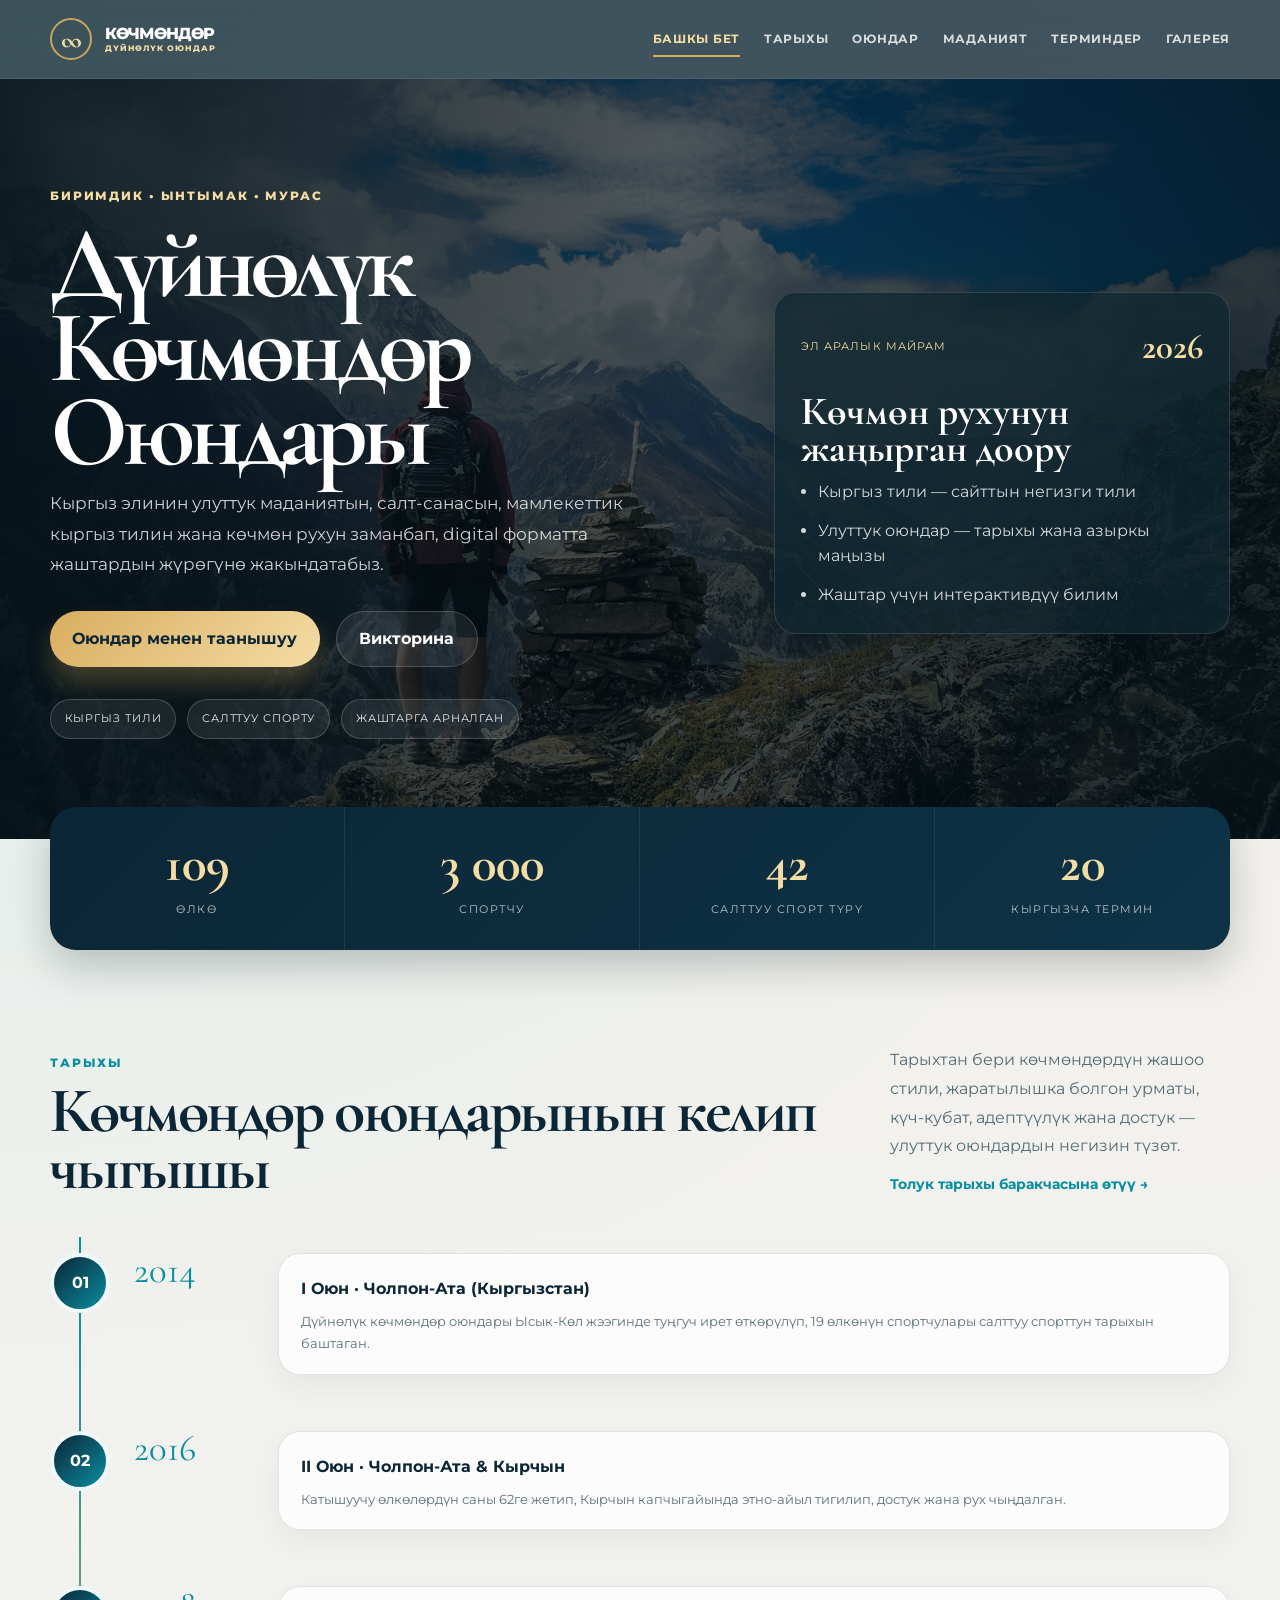
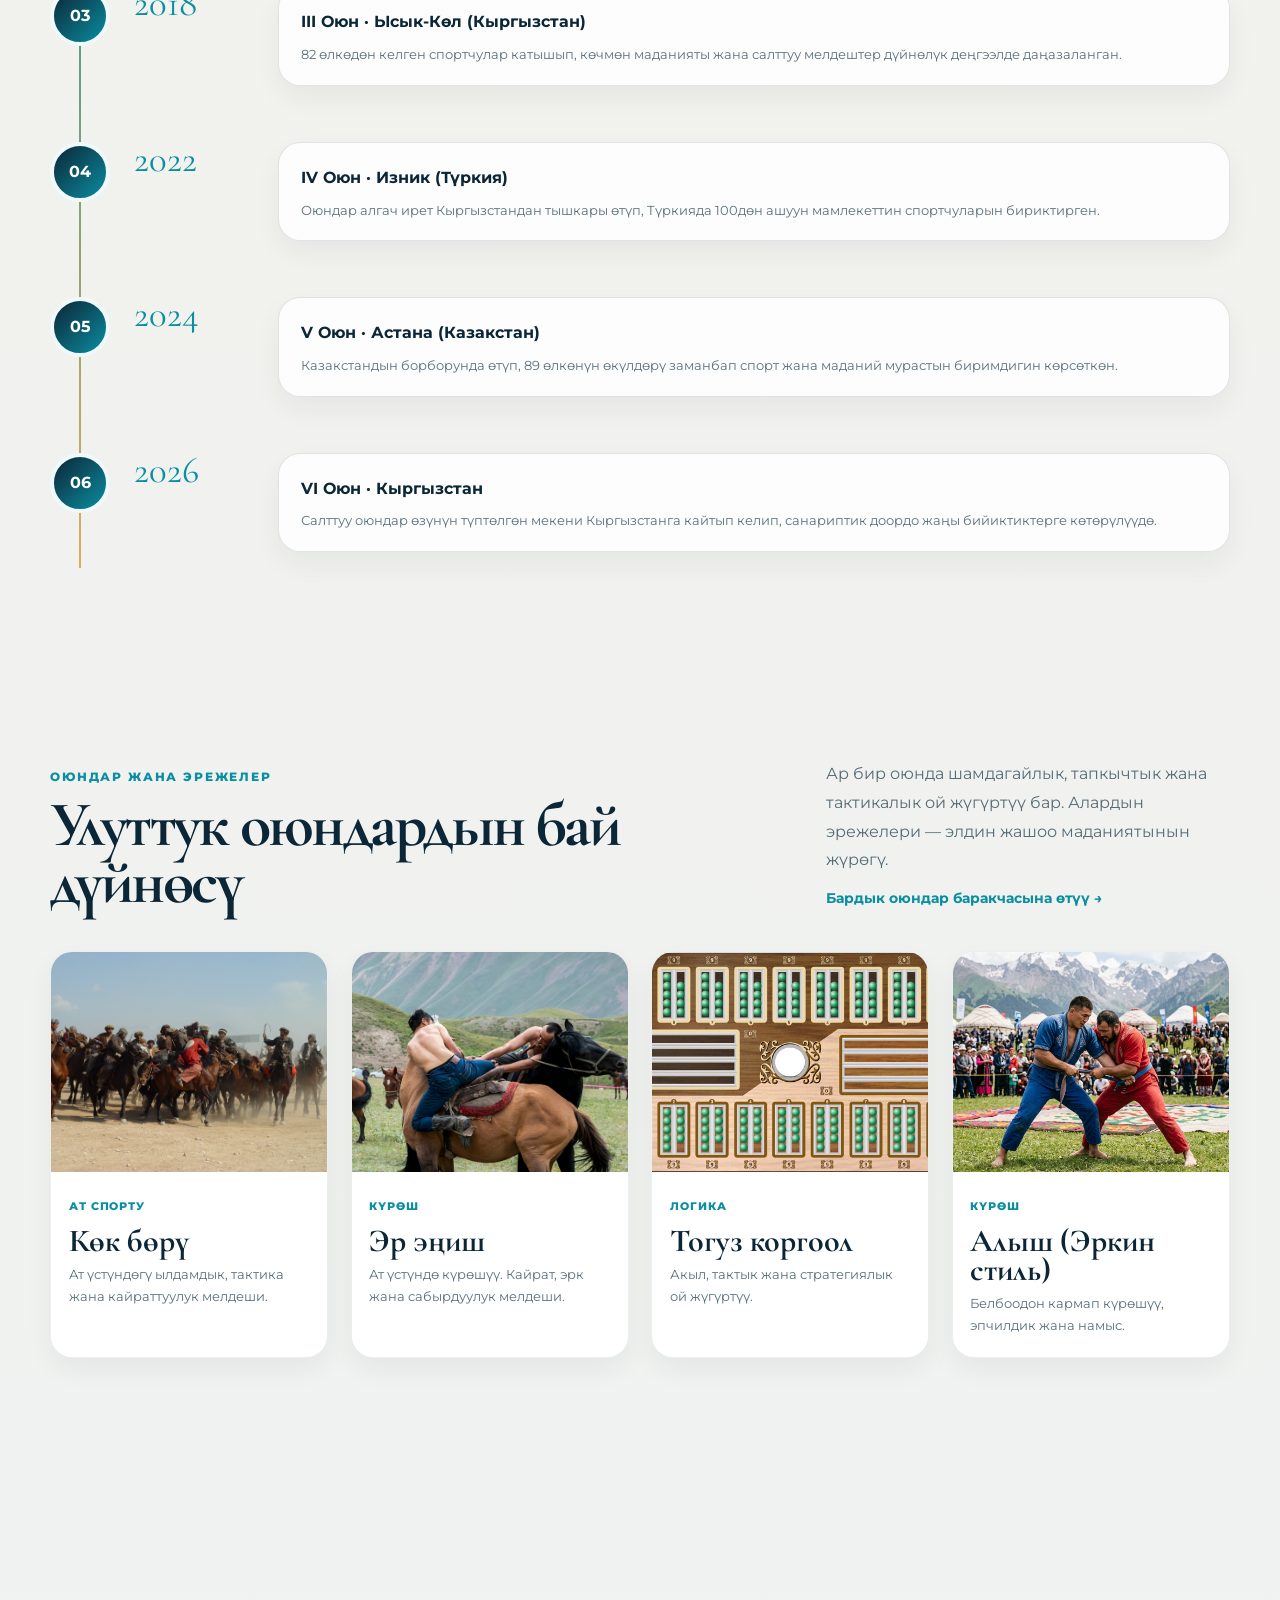
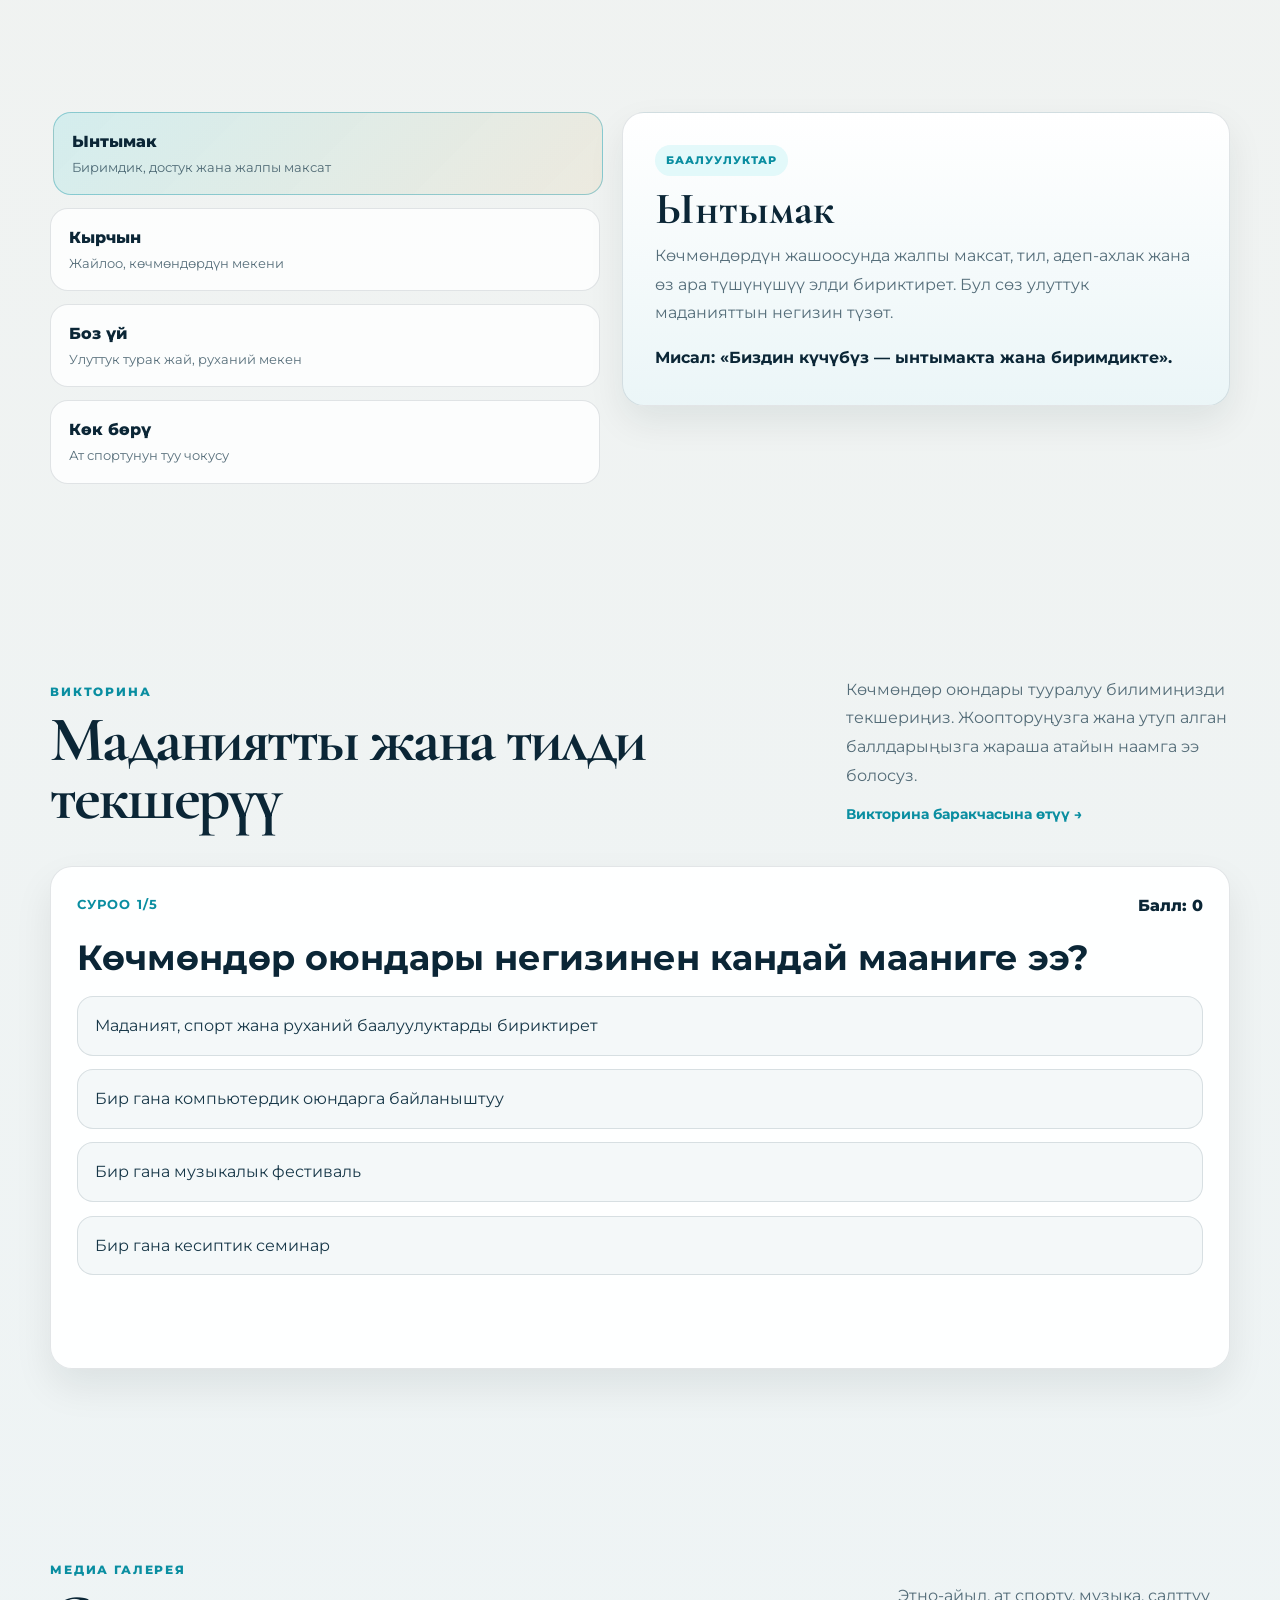
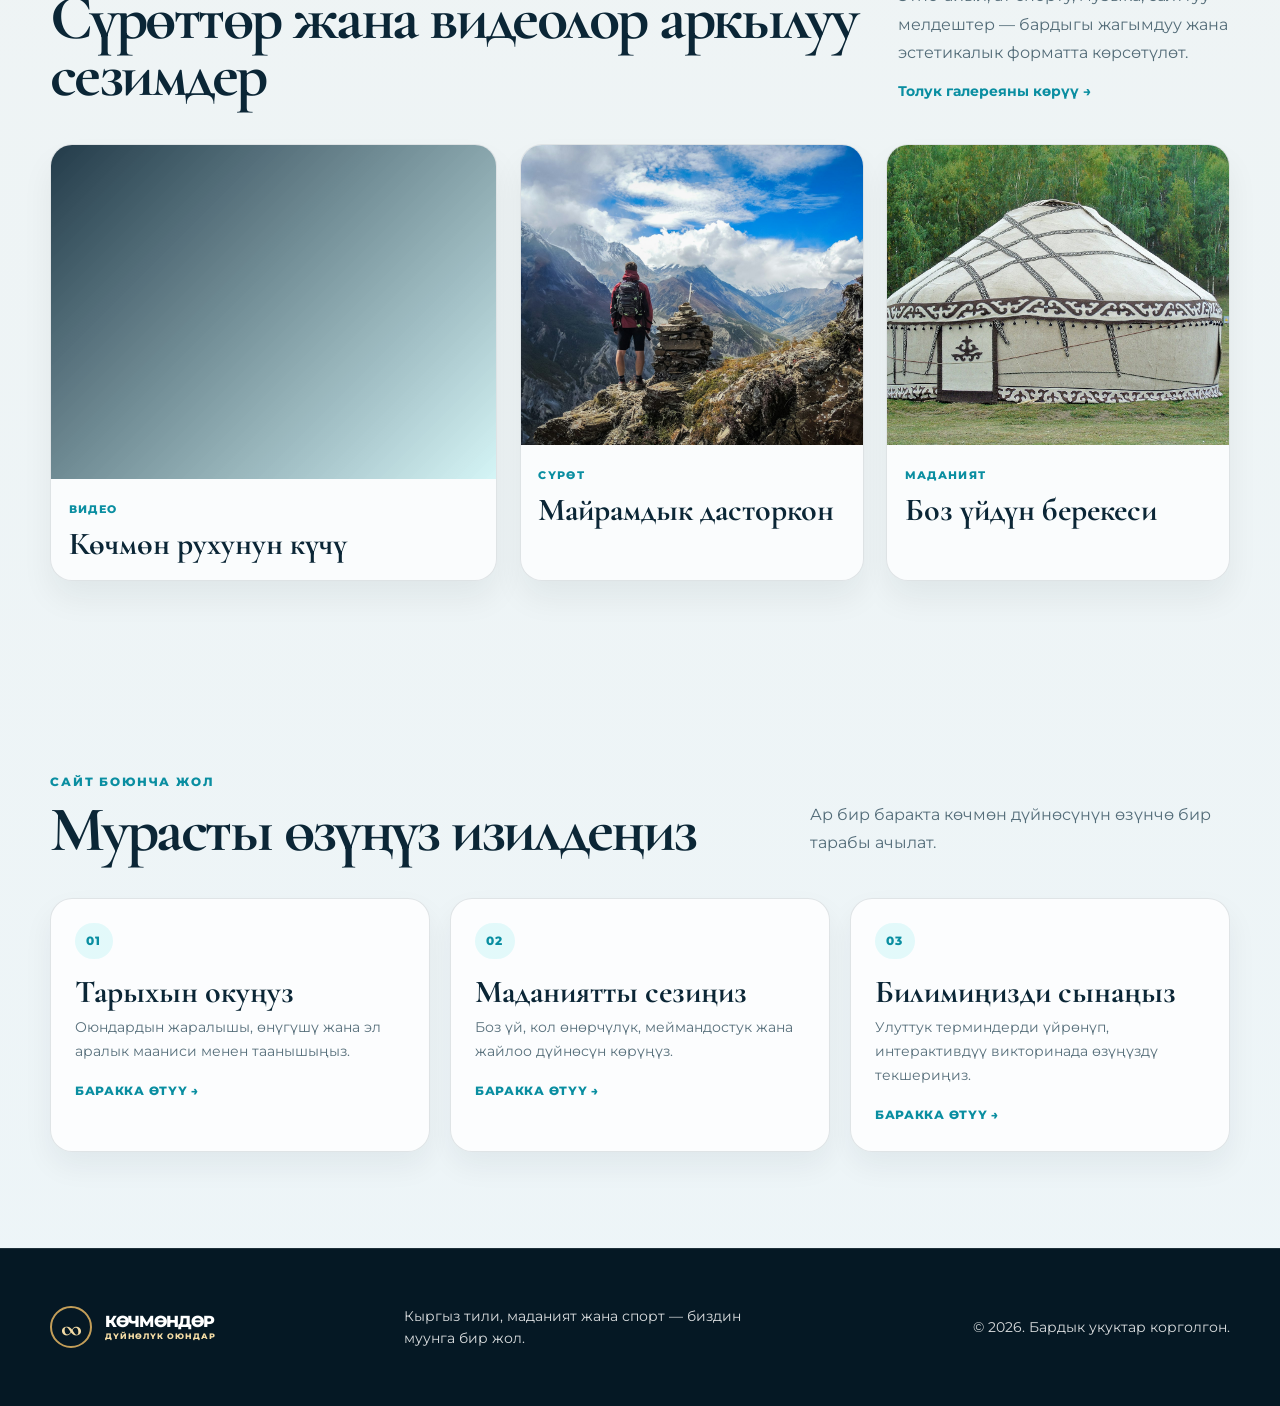
<file: index.html>
<!doctype html>
<html lang="ky">
  <head>
    <meta charset="UTF-8" />
    <meta name="viewport" content="width=device-width, initial-scale=1.0" />
    <meta
      name="description"
      content="Дүйнөлүк көчмөндөр оюндары – Кыргызстандын улуттук маданияты, салттуу оюндар жана жаштар үчүн интерактивдүү маалымат порталы."
    />
    <title>Дүйнөлүк Көчмөндөр Оюндары</title>
    <link rel="preconnect" href="https://fonts.googleapis.com" />
    <link rel="preconnect" href="https://fonts.gstatic.com" crossorigin />
    <link
      href="https://fonts.googleapis.com/css2?family=Cormorant+Garamond:wght@600;700&family=Montserrat:wght@400;500;600;700;800;900&display=swap"
      rel="stylesheet"
    />
    <link rel="stylesheet" href="css/style.css" />
  </head>
  <body>
    <header class="site-header">
      <div class="container nav-wrap">
        <a class="brand" href="index.html" aria-label="Башкы бет">
          <span class="brand-mark">∞</span>
          <span class="brand-text">
            КӨЧМӨНДӨР
            <small>ДҮЙНӨЛҮК ОЮНДАР</small>
          </span>
        </a>

        <nav class="main-nav" aria-label="Негизги меню">
          <a class="active" href="index.html">Башкы бет</a>
          <a href="жөнүндө.html">Тарыхы</a>
          <a href="спорт.html">Оюндар</a>
          <a href="маданият.html">Маданият</a>
          <a href="терминдер.html">Терминдер</a>
          <a href="галерея.html">Галерея</a>
        </nav>

        <button class="nav-toggle" aria-label="Менюну ачуу" aria-expanded="false">☰</button>
      </div>

      <div class="mobile-menu" aria-label="Мобилдик меню">
        <a href="index.html">Башкы бет</a>
        <a href="жөнүндө.html">Тарыхы</a>
        <a href="спорт.html">Оюндар</a>
        <a href="маданият.html">Маданият</a>
        <a href="терминдер.html">Терминдер</a>
        <a href="галерея.html">Галерея</a>
      </div>
    </header>

    <main id="top">
      <section class="hero">
        <video
          class="hero-video"
          autoplay
          muted
          loop
          playsinline
          poster="assets/images/hero/hero-poster.jpg"
        >
          <source src="https://videos.pexels.com/video-files/3329236/3329236-hd_1920_1080.mp4" type="video/mp4" />
        </video>
        <div class="hero-overlay"></div>

        <div class="container hero-inner">
          <div class="hero-copy reveal">
            <p class="eyebrow">Биримдик • Ынтымак • Мурас</p>
            <h1>
              Дүйнөлүк<br />
              Көчмөндөр<br />
              Оюндары
            </h1>
            <p class="lead">
              Кыргыз элинин улуттук маданиятын, салт-санасын, мамлекеттик кыргыз тилин
              жана көчмөн рухун заманбап, digital форматта жаштардын жүрөгүнө жакындатабыз.
            </p>
            <div class="hero-actions">
              <a class="btn btn-primary" href="спорт.html">Оюндар менен таанышуу</a>
              <a class="btn btn-secondary" href="терминдер.html">Викторина</a>
            </div>
            <div class="hero-metrics">
              <span>Кыргыз тили</span>
              <span>Салттуу спорту</span>
              <span>Жаштарга арналган</span>
            </div>
          </div>

          <div class="hero-panel reveal">
            <div class="panel-top">
              <span class="panel-kicker">Эл аралык майрам</span>
              <strong>2026</strong>
            </div>
            <h2>Көчмөн рухунун жаңырган доору</h2>
            <ul>
              <li>Кыргыз тили — сайттын негизги тили</li>
              <li>Улуттук оюндар — тарыхы жана азыркы маңызы</li>
              <li>Жаштар үчүн интерактивдүү билим</li>
            </ul>
          </div>
        </div>
      </section>

      <section class="stats-bar">
        <div class="container stats-grid reveal">
          <div class="stat-box">
            <strong data-counter="109">0</strong>
            <span>Өлкө</span>
          </div>
          <div class="stat-box">
            <strong data-counter="3000">0</strong>
            <span>Спортчу</span>
          </div>
          <div class="stat-box">
            <strong data-counter="42">0</strong>
            <span>Салттуу спорт түрү</span>
          </div>
          <div class="stat-box">
            <strong data-counter="20">0</strong>
            <span>Кыргызча термин</span>
          </div>
        </div>
      </section>

      <section id="tarikh" class="section">
        <div class="container">
          <div class="section-header reveal">
            <div>
              <p class="section-label">Тарыхы</p>
              <h2>Көчмөндөр оюндарынын келип чыгышы</h2>
            </div>
            <div>
              <p class="section-summary">
                Тарыхтан бери көчмөндөрдүн жашоо стили, жаратылышка болгон урматы,
                күч-кубат, адептүүлүк жана достук — улуттук оюндардын негизин түзөт.
              </p>
              <a href="жөнүндө.html" class="section-more-link">Толук тарыхы баракчасына өтүү →</a>
            </div>
          </div>

          <div class="timeline">
            <article class="timeline-item reveal">
              <div class="timeline-marker">01</div>
              <div class="timeline-year">2014</div>
              <div class="timeline-content">
                <h3>I Оюн · Чолпон-Ата (Кыргызстан)</h3>
                <p>
                  Дүйнөлүк көчмөндөр оюндары Ысык-Көл жээгинде туңгуч ирет өткөрүлүп,
                  19 өлкөнүн спортчулары салттуу спорттун тарыхын баштаган.
                </p>
              </div>
            </article>

            <article class="timeline-item reveal">
              <div class="timeline-marker">02</div>
              <div class="timeline-year">2016</div>
              <div class="timeline-content">
                <h3>II Оюн · Чолпон-Ата & Кырчын</h3>
                <p>
                  Катышуучу өлкөлөрдүн саны 62ге жетип, Кырчын капчыгайында этно-айыл тигилип,
                  достук жана рух чыңдалган.
                </p>
              </div>
            </article>

            <article class="timeline-item reveal">
              <div class="timeline-marker">03</div>
              <div class="timeline-year">2018</div>
              <div class="timeline-content">
                <h3>III Оюн · Ысык-Көл (Кыргызстан)</h3>
                <p>
                  82 өлкөдөн келген спортчулар катышып, көчмөн маданияты жана салттуу
                  мелдештер дүйнөлүк деңгээлде даңазаланган.
                </p>
              </div>
            </article>

            <article class="timeline-item reveal">
              <div class="timeline-marker">04</div>
              <div class="timeline-year">2022</div>
              <div class="timeline-content">
                <h3>IV Оюн · Изник (Түркия)</h3>
                <p>
                  Оюндар алгач ирет Кыргызстандан тышкары өтүп, Түркияда 100дөн ашуун
                  мамлекеттин спортчуларын бириктирген.
                </p>
              </div>
            </article>

            <article class="timeline-item reveal">
              <div class="timeline-marker">05</div>
              <div class="timeline-year">2024</div>
              <div class="timeline-content">
                <h3>V Оюн · Астана (Казакстан)</h3>
                <p>
                  Казакстандын борборунда өтүп, 89 өлкөнүн өкүлдөрү заманбап спорт
                  жана маданий мурастын биримдигин көрсөткөн.
                </p>
              </div>
            </article>

            <article class="timeline-item reveal">
              <div class="timeline-marker">06</div>
              <div class="timeline-year">2026</div>
              <div class="timeline-content">
                <h3>VI Оюн · Кыргызстан</h3>
                <p>
                  Салттуу оюндар өзүнүн түптөлгөн мекени Кыргызстанга кайтып келип,
                  санариптик доордо жаңы бийиктиктерге көтөрүлүүдө.
                </p>
              </div>
            </article>
          </div>
        </div>
      </section>

      <section id="oyunlar" class="section games-section">
        <div class="container">
          <div class="section-header reveal">
            <div>
              <p class="section-label">Оюндар жана Эрежелер</p>
              <h2>Улуттук оюндардын бай дүйнөсү</h2>
            </div>
            <div>
              <p class="section-summary">
                Ар бир оюнда шамдагайлык, тапкычтык жана тактикалык ой жүгүртүү бар.
                Алардын эрежелери — элдин жашоо маданиятынын жүрөгү.
              </p>
              <a href="спорт.html" class="section-more-link">Бардык оюндар баракчасына өтүү →</a>
            </div>
          </div>

          <div id="gamesGrid" class="games-grid"></div>
        </div>
      </section>

      <section id="terminler" class="section glossary-section">
        <div class="container">
          <div class="section-header reveal">
            <div>
              <p class="section-label">Улуттук терминдер</p>
              <h2>Сөздөрдүн мааниси</h2>
            </div>
            <div>
              <p class="section-summary">
                Кыргыз тилин байытып, улуттук сөздөрдү туура колдонуу менен жаштарга салтты
                түшүнүктүү, кызыктуу жана актуалдуу ыкма менен үйрөтөбүз.
              </p>
              <a href="терминдер.html" class="section-more-link">Терминдер баракчасына өтүү →</a>
            </div>
          </div>

          <div class="glossary-layout reveal">
            <div id="termList" class="term-list" aria-label="Терминдер тизмеси"></div>
            <aside id="termDetail" class="term-detail" aria-live="polite"></aside>
          </div>
        </div>
      </section>

      <section id="viktorina" class="section quiz-section">
        <div class="container">
          <div class="section-header reveal">
            <div>
              <p class="section-label">Викторина</p>
              <h2>Маданиятты жана тилди текшерүү</h2>
            </div>
            <div>
              <p class="section-summary">
                Көчмөндөр оюндары тууралуу билимиңизди текшериңиз. Жоопторуңузга жана
                утуп алган баллдарыңызга жараша атайын наамга ээ болосуз.
              </p>
              <a href="терминдер.html#viktorina" class="section-more-link">Викторина баракчасына өтүү →</a>
            </div>
          </div>

          <div id="quizCard" class="quiz-card reveal"></div>
        </div>
      </section>

      <section id="gallery" class="section media-section">
        <div class="container">
          <div class="section-header reveal">
            <div>
              <p class="section-label">Медиа галерея</p>
              <h2>Сүрөттөр жана видеолор аркылуу сезимдер</h2>
            </div>
            <div>
              <p class="section-summary">
                Этно-айыл, ат спорту, музыка, салттуу мелдештер — бардыгы
                жагымдуу жана эстетикалык форматта көрсөтүлөт.
              </p>
              <a href="галерея.html" class="section-more-link">Толук галереяны көрүү →</a>
            </div>
          </div>

          <div class="media-grid">
            <article class="media-card reveal">
              <div class="media-frame">
                <iframe
                  src="https://www.youtube.com/embed/_gFKp9bG3po?si=8jjIMZi4P8kucnoh"
                  title="World Nomad Games video"
                  loading="lazy"
                  allow="accelerometer; autoplay; clipboard-write; encrypted-media; gyroscope; picture-in-picture; web-share"
                  allowfullscreen
                ></iframe>
              </div>
              <div class="media-info">
                <span>Видео</span>
                <h3>Көчмөн рухунун күчү</h3>
              </div>
            </article>

            <article class="media-card reveal">
              <img
                src="assets/images/hero/hero-poster.jpg"
                alt="Көчмөндөр оюндары"
              />
              <div class="media-info">
                <span>Сүрөт</span>
                <h3>Майрамдык дасторкон</h3>
              </div>
            </article>

            <article class="media-card reveal">
              <img
                src="assets/images/culture/yurt-village.jpg"
                alt="Боз үй"
              />
              <div class="media-info">
                <span>Маданият</span>
                <h3>Боз үйдүн берекеси</h3>
              </div>
            </article>
          </div>
        </div>
      </section>

      <section class="section home-guide-section">
        <div class="container">
          <div class="section-header reveal">
            <div>
              <p class="section-label">Сайт боюнча жол</p>
              <h2>Мурасты өзүңүз изилдеңиз</h2>
            </div>
            <p class="section-summary">Ар бир баракта көчмөн дүйнөсүнүн өзүнчө бир тарабы ачылат.</p>
          </div>
          <div class="info-grid">
            <a class="info-card reveal" href="жөнүндө.html"><span class="info-number">01</span><h3>Тарыхын окуңуз</h3><p>Оюндардын жаралышы, өнүгүшү жана эл аралык мааниси менен таанышыңыз.</p><span class="info-link">Баракка өтүү →</span></a>
            <a class="info-card reveal" href="маданият.html"><span class="info-number">02</span><h3>Маданиятты сезиңиз</h3><p>Боз үй, кол өнөрчүлүк, меймандостук жана жайлоо дүйнөсүн көрүңүз.</p><span class="info-link">Баракка өтүү →</span></a>
            <a class="info-card reveal" href="терминдер.html"><span class="info-number">03</span><h3>Билимиңизди сынаңыз</h3><p>Улуттук терминдерди үйрөнүп, интерактивдүү викторинада өзүңүздү текшериңиз.</p><span class="info-link">Баракка өтүү →</span></a>
          </div>
        </div>
      </section>
    </main>

    <footer class="site-footer">
      <div class="container footer-wrap">
        <div>
            <a class="brand" href="index.html">
            <span class="brand-mark">∞</span>
            <span class="brand-text">
              КӨЧМӨНДӨР
              <small>ДҮЙНӨЛҮК ОЮНДАР</small>
            </span>
          </a>
        </div>

        <p>Кыргыз тили, маданият жана спорт — биздин муунга бир жол.</p>
        <p>© 2026. Бардык укуктар корголгон.</p>
      </div>
    </footer>

    <div id="gameModal" class="modal" aria-hidden="true">
      <div class="modal-backdrop" data-close="true"></div>
      <div class="modal-dialog" role="dialog" aria-modal="true" aria-labelledby="modalTitle">
        <button class="modal-close" aria-label="Жабуу">×</button>
        <div id="modalContent"></div>
      </div>
    </div>

    <script src="js/main.js"></script>
  </body>
</html>
</file>
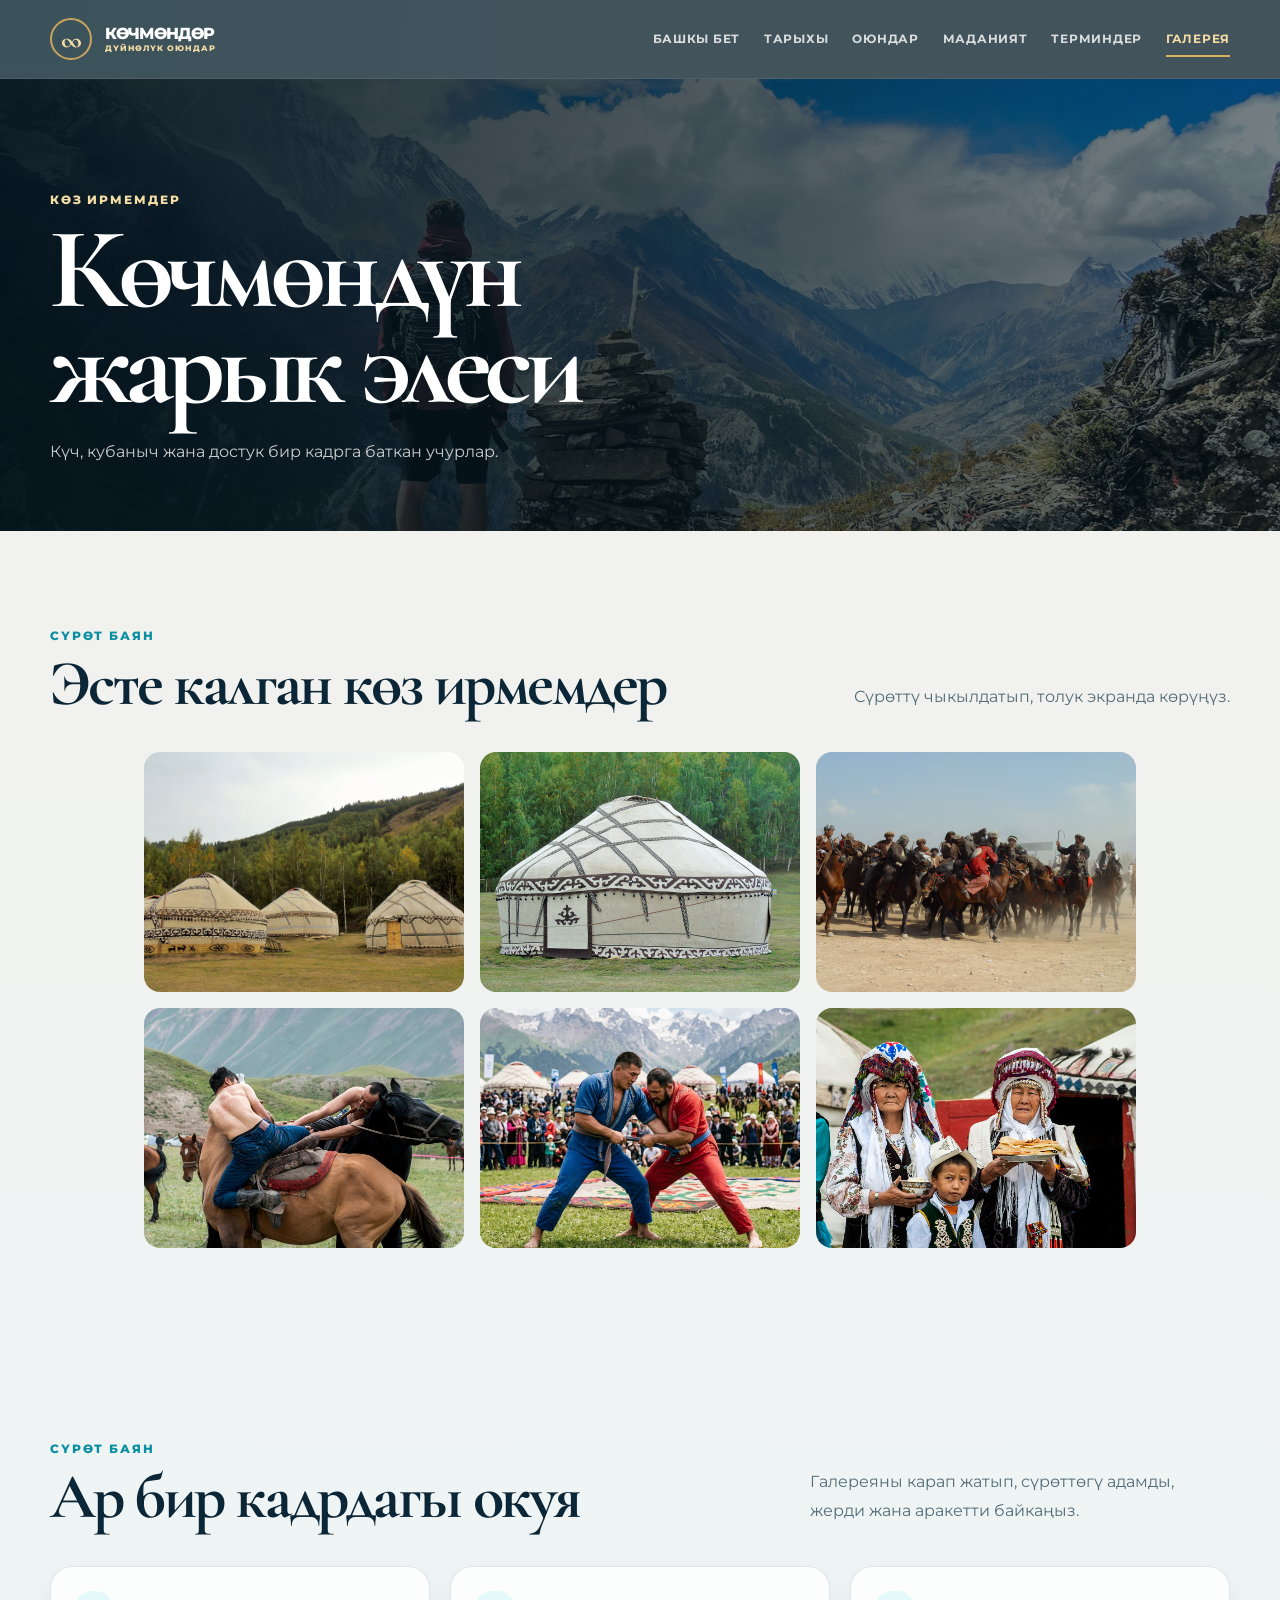
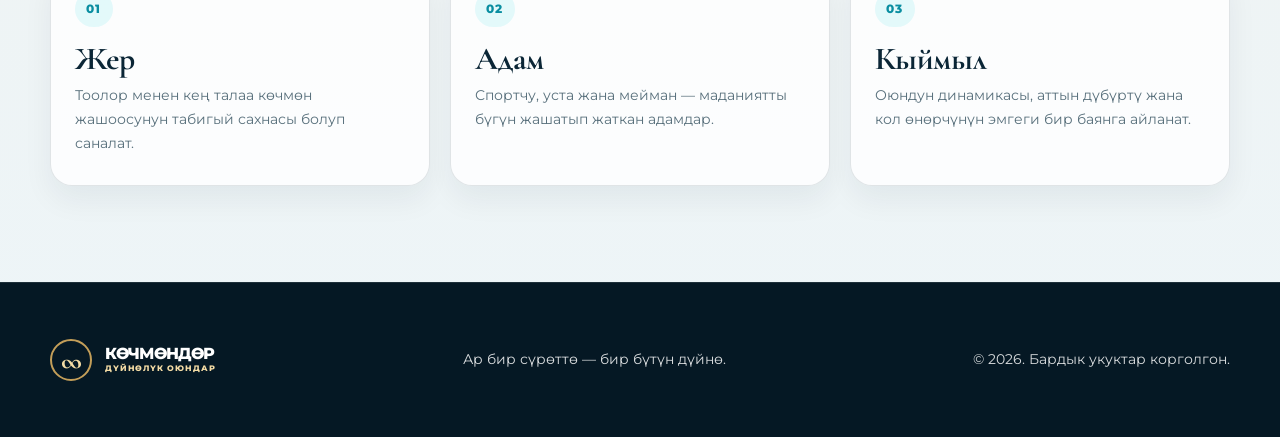
<file: галерея.html>
<!doctype html>
<html lang="ky">

<head>
    <meta charset="UTF-8" />
    <meta name="viewport" content="width=device-width, initial-scale=1.0" />
    <meta name="description" content="Көчмөндөр оюндарынын сүрөт галереясы." />
    <title>Галерея | Дүйнөлүк Көчмөндөр Оюндары</title>
    <link rel="preconnect" href="https://fonts.googleapis.com" />
    <link rel="preconnect" href="https://fonts.gstatic.com" crossorigin />
    <link
        href="https://fonts.googleapis.com/css2?family=Cormorant+Garamond:wght@600;700&family=Montserrat:wght@400;500;600;700;800;900&display=swap"
        rel="stylesheet" />
    <link rel="stylesheet" href="https://cdn.jsdelivr.net/npm/@fancyapps/ui@5.0/dist/fancybox/fancybox.css" />
    <link rel="stylesheet" href="css/style.css" />
</head>

<body class="page-enter">
    <header class="site-header">
        <div class="container nav-wrap"><a class="brand" href="index.html"><span class="brand-mark">∞</span><span
                    class="brand-text">КӨЧМӨНДӨР<small>ДҮЙНӨЛҮК ОЮНДАР</small></span></a>
            <nav class="main-nav"><a href="index.html">Башкы бет</a><a href="жөнүндө.html">Тарыхы</a><a
                    href="спорт.html">Оюндар</a><a href="маданият.html">Маданият</a><a
                    href="терминдер.html">Терминдер</a><a class="active" href="галерея.html">Галерея</a></nav><button
                class="nav-toggle" aria-label="Менюну ачуу" aria-expanded="false">☰</button>
        </div>
        <div class="mobile-menu"><a href="index.html">Башкы бет</a><a href="жөнүндө.html">Тарыхы</a><a
                href="спорт.html">Оюндар</a><a href="маданият.html">Маданият</a><a href="терминдер.html">Терминдер</a><a
                href="галерея.html">Галерея</a></div>
    </header>
    <main>
        <section class="page-hero">
            <div class="container">
                <p class="eyebrow reveal">Көз ирмемдер</p>
                <h1 class="reveal">Көчмөндүн<br />жарык элеси</h1>
                <p class="page-intro reveal">Күч, кубаныч жана достук бир кадрга баткан учурлар.</p>
            </div>
        </section>
        <section class="section">
            <div class="container">
                <div class="section-header reveal">
                    <div>
                        <p class="section-label">Сүрөт баян</p>
                        <h2>Эсте калган көз ирмемдер</h2>
                    </div>
                    <p class="section-summary">Сүрөттү чыкылдатып, толук экранда көрүңүз.</p>
                </div>
                <div class="gallery-grid">
                    <a class="gallery-item reveal" data-fancybox="gallery"
                        href="assets/images/culture/ethno-village.jpg"
                        data-caption="Көчмөндөрдүн этно-айылы">
                        <img src="assets/images/culture/ethno-village.jpg"
                            alt="Көчмөндөрдүн этно-айылы" />
                    </a>
                    <a class="gallery-item reveal" data-fancybox="gallery"
                        href="assets/images/culture/yurt-village.jpg"
                        data-caption="Боз үйлөр жайгашкан этно-айыл">
                        <img src="assets/images/culture/yurt-village.jpg"
                            alt="Боз үйлөр жайгашкан этно-айыл" />
                    </a>
                    <a class="gallery-item reveal" data-fancybox="gallery"
                        href="assets/images/sports/kok-boru.jpg"
                        data-caption="Көк бөрү оюнунан көз ирмем">
                        <img src="assets/images/sports/kok-boru.jpg"
                            alt="Көк бөрү оюнунан көз ирмем" />
                    </a>
                    <a class="gallery-item reveal" data-fancybox="gallery"
                        href="assets/images/sports/er-enish.jpg"
                        data-caption="Эр эңиштеги чабандестер">
                        <img src="assets/images/sports/er-enish.jpg"
                            alt="Эр эңиштеги чабандестер" />
                    </a>
                    <a class="gallery-item reveal" data-fancybox="gallery"
                        href="assets/images/sports/alysh.jpg"
                        data-caption="Алыш күрөшү">
                        <img src="assets/images/sports/alysh.jpg"
                            alt="Алыш күрөшү" />
                    </a>
                    <a class="gallery-item reveal" data-fancybox="gallery"
                        href="assets/images/culture/hospitality.jpg"
                        data-caption="Кыргыз элинин меймандостугу">
                        <img src="assets/images/culture/hospitality.jpg"
                            alt="Кыргыз элинин меймандостугу" />
                    </a>
                </div>

            </div>
        </section>
        <section class="section">
            <div class="container">
                <div class="section-header reveal">
                    <div>
                        <p class="section-label">Сүрөт баян</p>
                        <h2>Ар бир кадрдагы окуя</h2>
                    </div>
                    <p class="section-summary">Галереяны карап жатып, сүрөттөгү адамды, жерди жана аракетти байкаңыз.
                    </p>
                </div>
                <div class="info-grid">
                    <article class="info-card reveal"><span class="info-number">01</span>
                        <h3>Жер</h3>
                        <p>Тоолор менен кең талаа көчмөн жашоосунун табигый сахнасы болуп саналат.</p>
                    </article>
                    <article class="info-card reveal"><span class="info-number">02</span>
                        <h3>Адам</h3>
                        <p>Спортчу, уста жана мейман — маданиятты бүгүн жашатып жаткан адамдар.</p>
                    </article>
                    <article class="info-card reveal"><span class="info-number">03</span>
                        <h3>Кыймыл</h3>
                        <p>Оюндун динамикасы, аттын дүбүртү жана кол өнөрчүнүн эмгеги бир баянга айланат.</p>
                    </article>
                </div>
            </div>
        </section>
    </main>
    <footer class="site-footer">
        <div class="container footer-wrap"><a class="brand" href="index.html"><span class="brand-mark">∞</span><span
                    class="brand-text">КӨЧМӨНДӨР<small>ДҮЙНӨЛҮК ОЮНДАР</small></span></a>
            <p>Ар бир сүрөттө — бир бүтүн дүйнө.</p>
            <p>© 2026. Бардык укуктар корголгон.</p>
        </div>
    </footer>
    <script src="https://cdn.jsdelivr.net/npm/@fancyapps/ui@5.0/dist/fancybox/fancybox.umd.js"></script>
    <script src="js/main.js"></script>
</body>

</html>
</file>
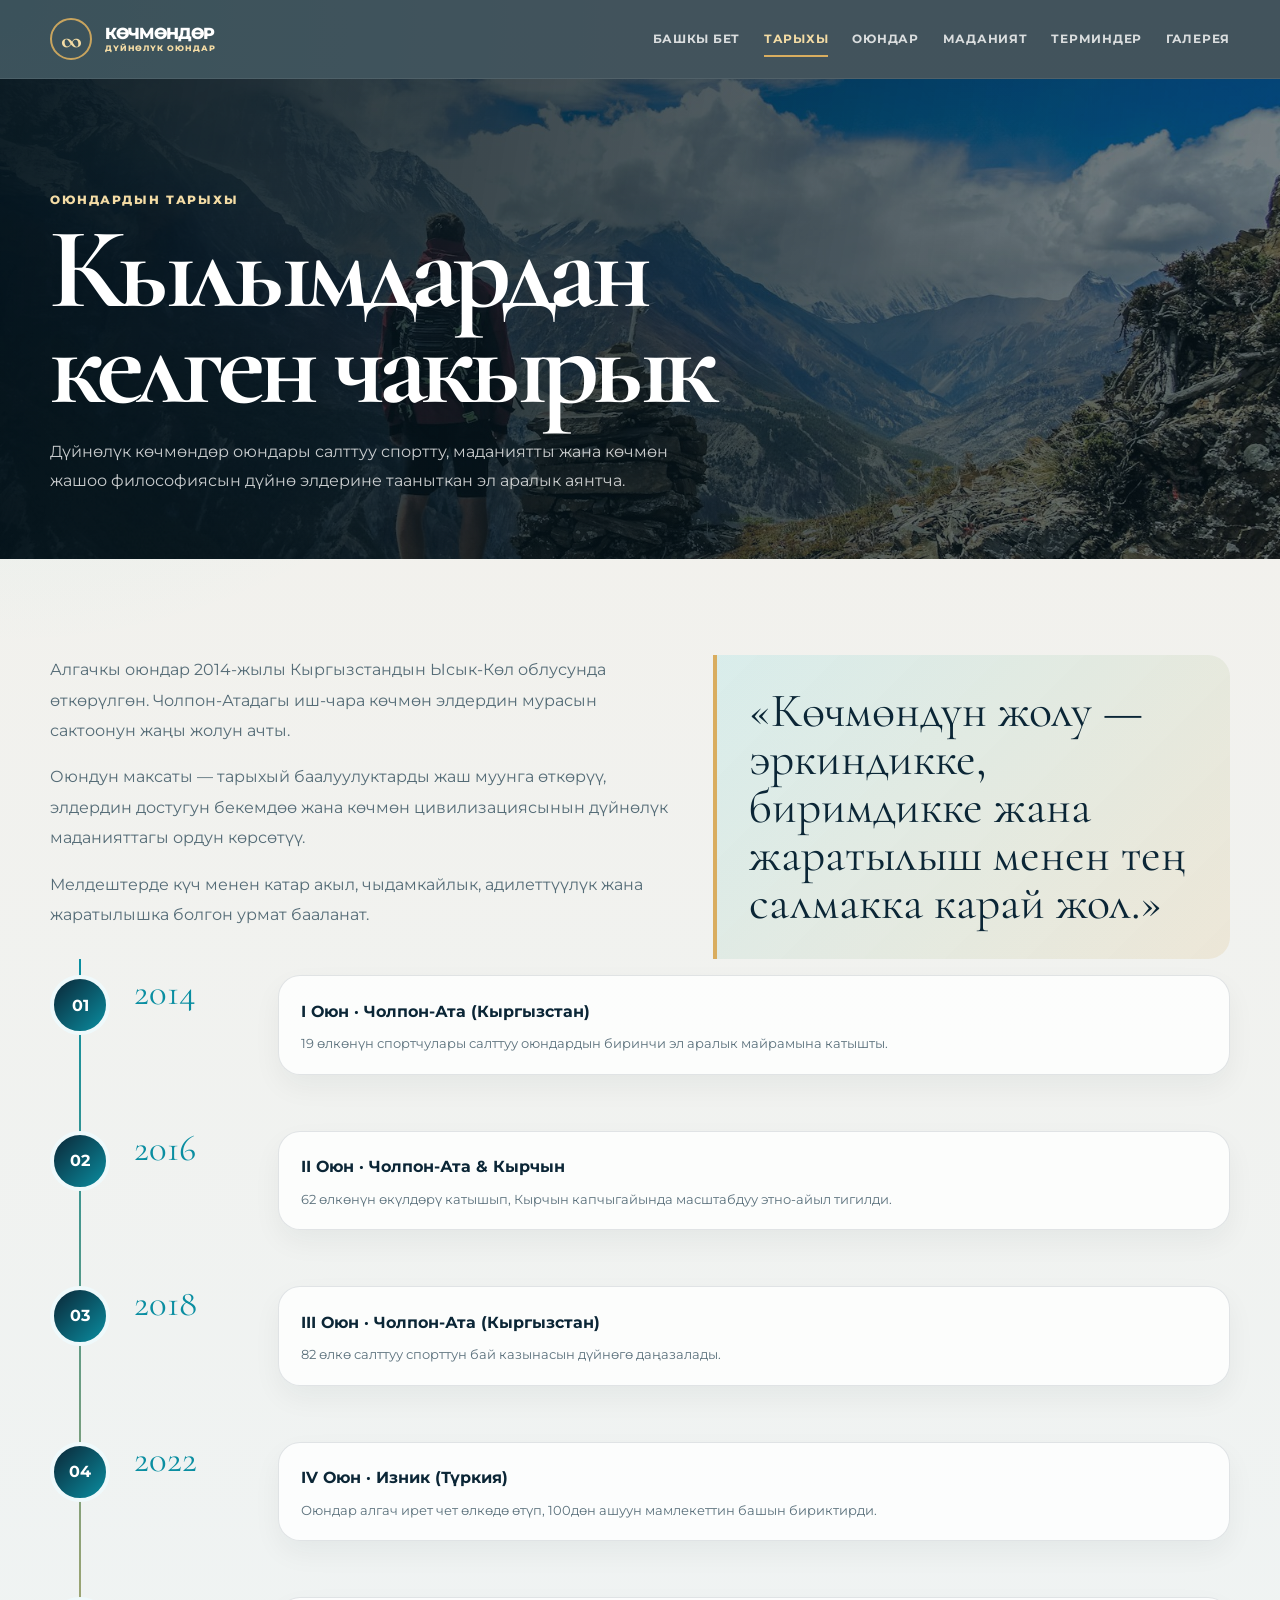
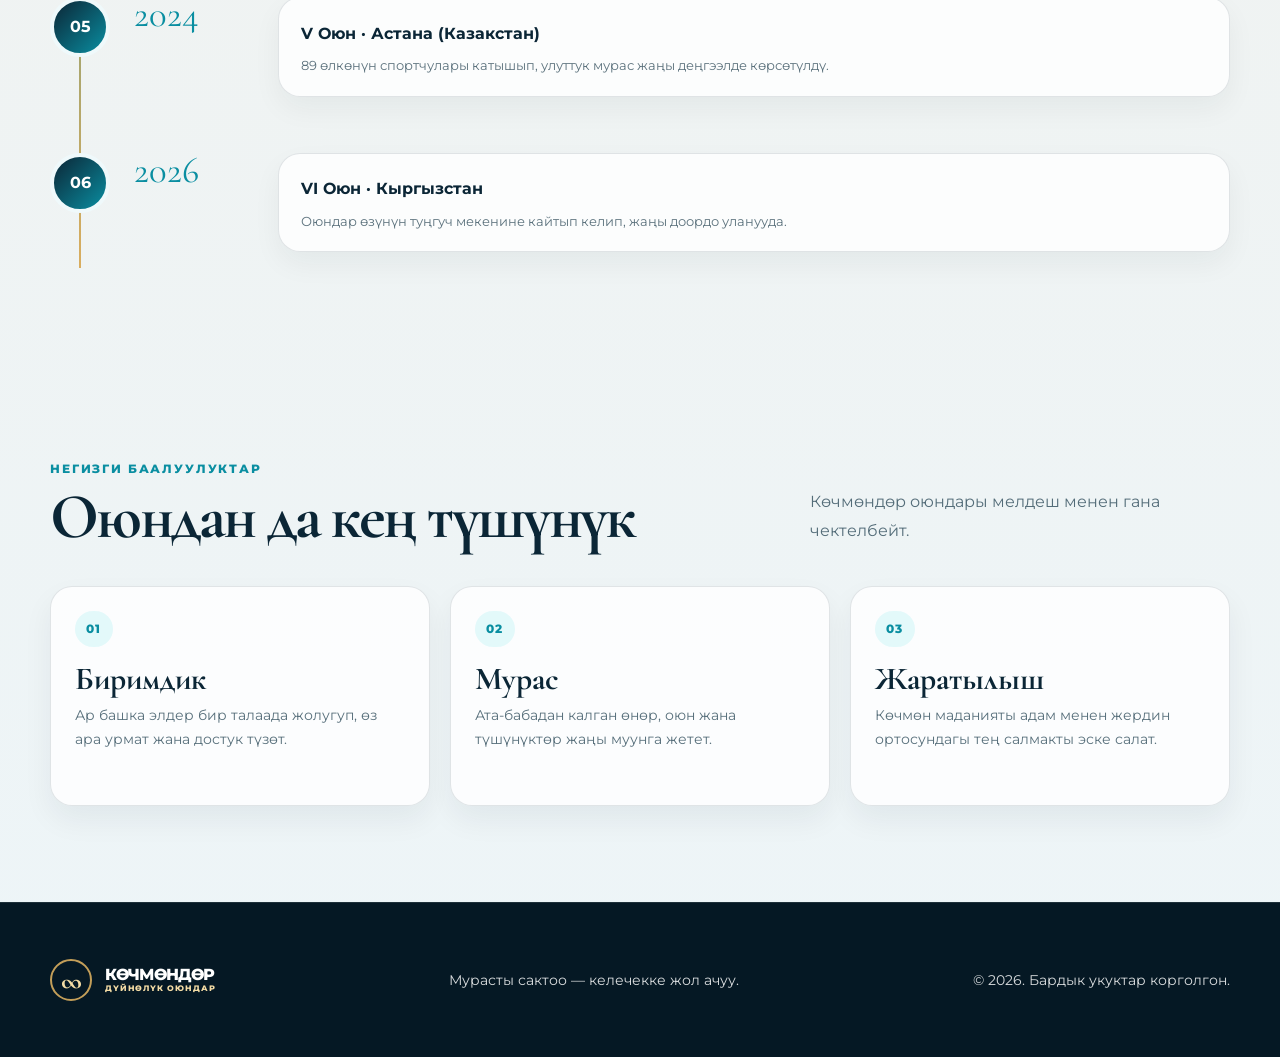
<file: жөнүндө.html>
<!doctype html>
<html lang="ky">
<head>
<meta charset="UTF-8" />
<meta name="viewport" content="width=device-width, initial-scale=1.0" />
<meta name="description" content="Дүйнөлүк көчмөндөр оюндарынын тарыхы жана максаты." />
<title>Тарыхы | Дүйнөлүк Көчмөндөр Оюндары</title>
<link rel="preconnect" href="https://fonts.googleapis.com" />
<link rel="preconnect" href="https://fonts.gstatic.com" crossorigin />
<link href="https://fonts.googleapis.com/css2?family=Cormorant+Garamond:wght@600;700&family=Montserrat:wght@400;500;600;700;800;900&display=swap" rel="stylesheet" />
<link rel="stylesheet" href="css/style.css" />
</head>
<body class="page-enter">
<header class="site-header"><div class="container nav-wrap"><a class="brand" href="index.html"><span class="brand-mark">∞</span><span class="brand-text">КӨЧМӨНДӨР<small>ДҮЙНӨЛҮК ОЮНДАР</small></span></a><nav class="main-nav"><a href="index.html">Башкы бет</a><a class="active" href="жөнүндө.html">Тарыхы</a><a href="спорт.html">Оюндар</a><a href="маданият.html">Маданият</a><a href="терминдер.html">Терминдер</a><a href="галерея.html">Галерея</a></nav><button class="nav-toggle" aria-label="Менюну ачуу" aria-expanded="false">☰</button></div><div class="mobile-menu"><a href="index.html">Башкы бет</a><a href="жөнүндө.html">Тарыхы</a><a href="спорт.html">Оюндар</a><a href="маданият.html">Маданият</a><a href="терминдер.html">Терминдер</a><a href="галерея.html">Галерея</a></div></header>
<main>
<section class="page-hero"><div class="container"><p class="eyebrow reveal">Оюндардын тарыхы</p><h1 class="reveal">Кылымдардан<br />келген чакырык</h1><p class="page-intro reveal">Дүйнөлүк көчмөндөр оюндары салттуу спортту, маданиятты жана көчмөн жашоо философиясын дүйнө элдерине тааныткан эл аралык аянтча.</p></div></section>
<section class="section"><div class="container"><div class="content-grid"><div class="copy reveal"><p>Алгачкы оюндар 2014-жылы Кыргызстандын Ысык-Көл облусунда өткөрүлгөн. Чолпон-Атадагы иш-чара көчмөн элдердин мурасын сактоонун жаңы жолун ачты.</p><p>Оюндун максаты — тарыхый баалуулуктарды жаш муунга өткөрүү, элдердин достугун бекемдөө жана көчмөн цивилизациясынын дүйнөлүк маданияттагы ордун көрсөтүү.</p><p>Мелдештерде күч менен катар акыл, чыдамкайлык, адилеттүүлүк жана жаратылышка болгон урмат бааланат.</p></div><blockquote class="quote reveal">«Көчмөндүн жолу — эркиндикке, биримдикке жана жаратылыш менен тең салмакка карай жол.»</blockquote></div>
<div class="timeline"><article class="timeline-item reveal"><div class="timeline-marker">01</div><div class="timeline-year">2014</div><div class="timeline-content"><h3>I Оюн · Чолпон-Ата (Кыргызстан)</h3><p>19 өлкөнүн спортчулары салттуу оюндардын биринчи эл аралык майрамына катышты.</p></div></article><article class="timeline-item reveal"><div class="timeline-marker">02</div><div class="timeline-year">2016</div><div class="timeline-content"><h3>II Оюн · Чолпон-Ата & Кырчын</h3><p>62 өлкөнүн өкүлдөрү катышып, Кырчын капчыгайында масштабдуу этно-айыл тигилди.</p></div></article><article class="timeline-item reveal"><div class="timeline-marker">03</div><div class="timeline-year">2018</div><div class="timeline-content"><h3>III Оюн · Чолпон-Ата (Кыргызстан)</h3><p>82 өлкө салттуу спорттун бай казынасын дүйнөгө даңазалады.</p></div></article><article class="timeline-item reveal"><div class="timeline-marker">04</div><div class="timeline-year">2022</div><div class="timeline-content"><h3>IV Оюн · Изник (Түркия)</h3><p>Оюндар алгач ирет чет өлкөдө өтүп, 100дөн ашуун мамлекеттин башын бириктирди.</p></div></article><article class="timeline-item reveal"><div class="timeline-marker">05</div><div class="timeline-year">2024</div><div class="timeline-content"><h3>V Оюн · Астана (Казакстан)</h3><p>89 өлкөнүн спортчулары катышып, улуттук мурас жаңы деңгээлде көрсөтүлдү.</p></div></article><article class="timeline-item reveal"><div class="timeline-marker">06</div><div class="timeline-year">2026</div><div class="timeline-content"><h3>VI Оюн · Кыргызстан</h3><p>Оюндар өзүнүн туңгуч мекенине кайтып келип, жаңы доордо уланууда.</p></div></article></div></div></section>
<section class="section"><div class="container"><div class="section-header reveal"><div><p class="section-label">Негизги баалуулуктар</p><h2>Оюндан да кең түшүнүк</h2></div><p class="section-summary">Көчмөндөр оюндары мелдеш менен гана чектелбейт.</p></div><div class="info-grid"><article class="info-card reveal"><span class="info-number">01</span><h3>Биримдик</h3><p>Ар башка элдер бир талаада жолугуп, өз ара урмат жана достук түзөт.</p></article><article class="info-card reveal"><span class="info-number">02</span><h3>Мурас</h3><p>Ата-бабадан калган өнөр, оюн жана түшүнүктөр жаңы муунга жетет.</p></article><article class="info-card reveal"><span class="info-number">03</span><h3>Жаратылыш</h3><p>Көчмөн маданияты адам менен жердин ортосундагы тең салмакты эске салат.</p></article></div></div></section>
</main>
<footer class="site-footer"><div class="container footer-wrap"><a class="brand" href="index.html"><span class="brand-mark">∞</span><span class="brand-text">КӨЧМӨНДӨР<small>ДҮЙНӨЛҮК ОЮНДАР</small></span></a><p>Мурасты сактоо — келечекке жол ачуу.</p><p>© 2026. Бардык укуктар корголгон.</p></div></footer>
<script src="js/main.js"></script>
</body>
</html>
</file>
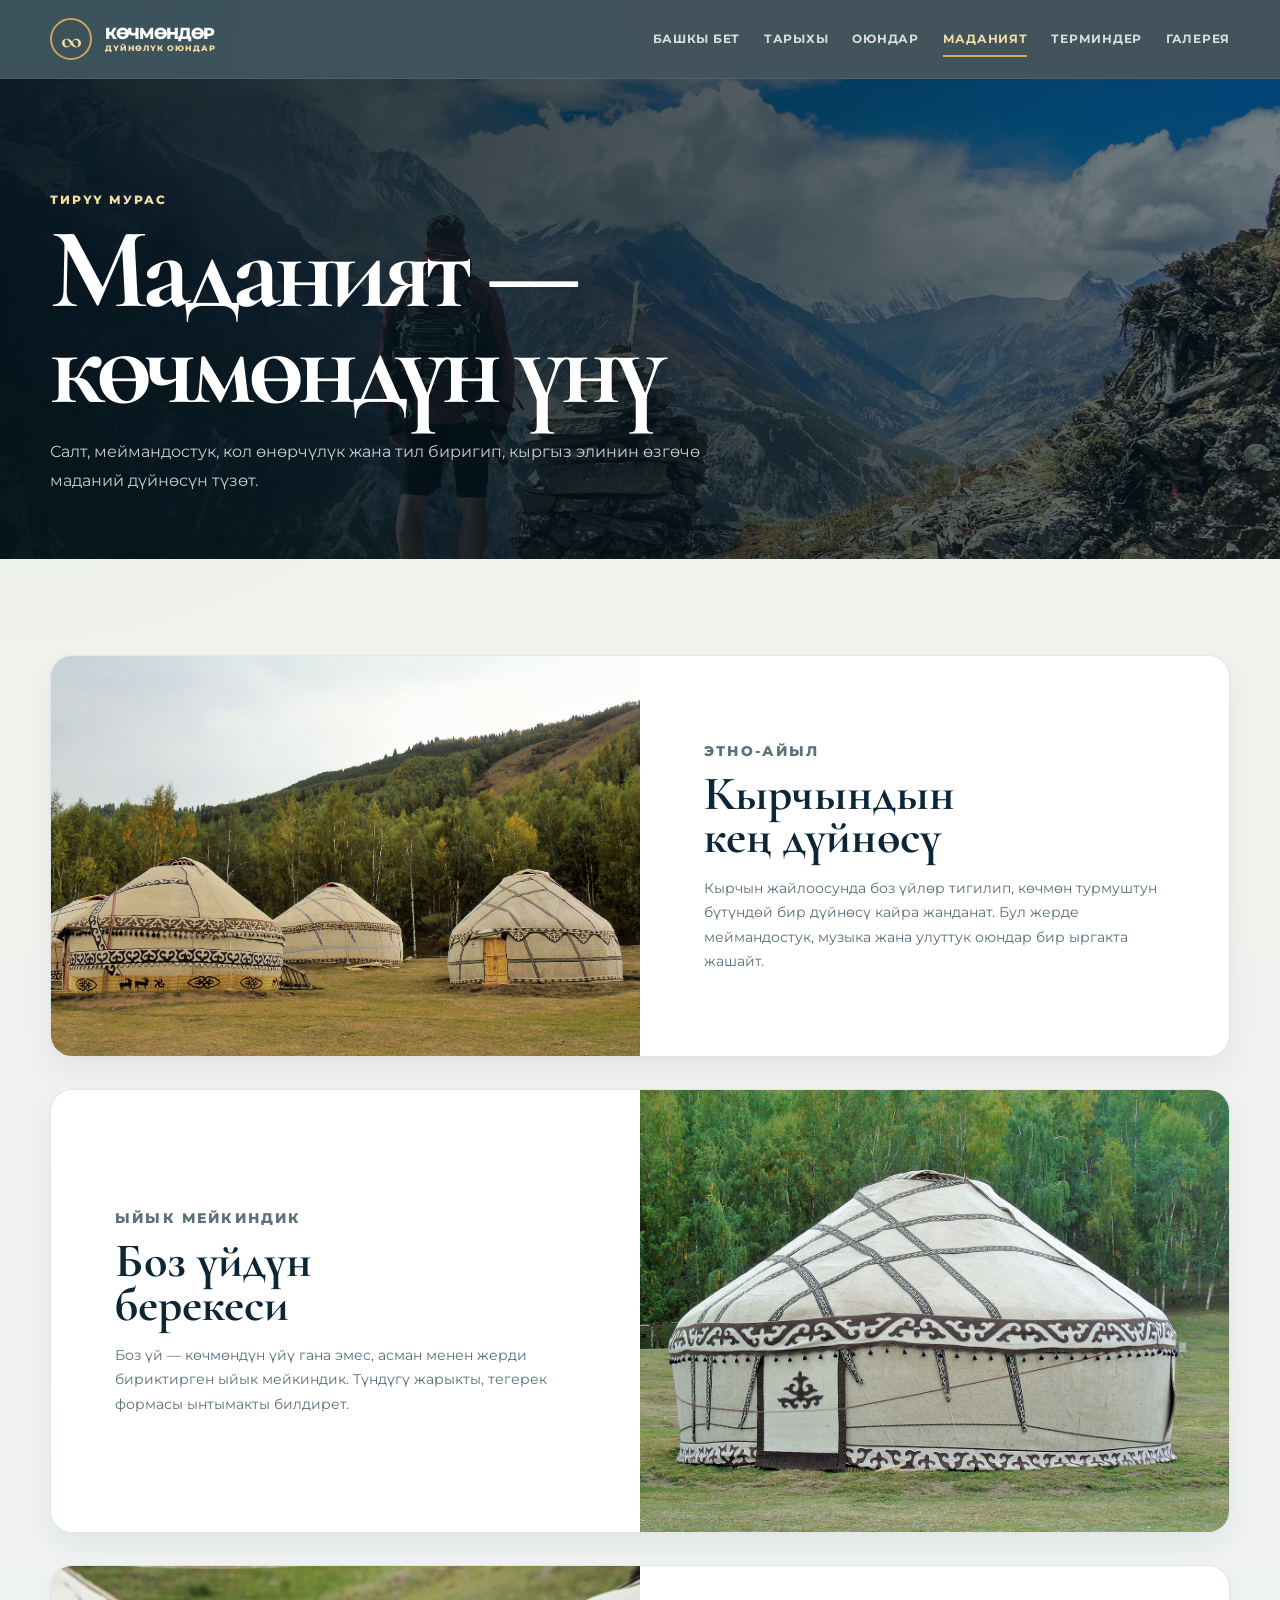
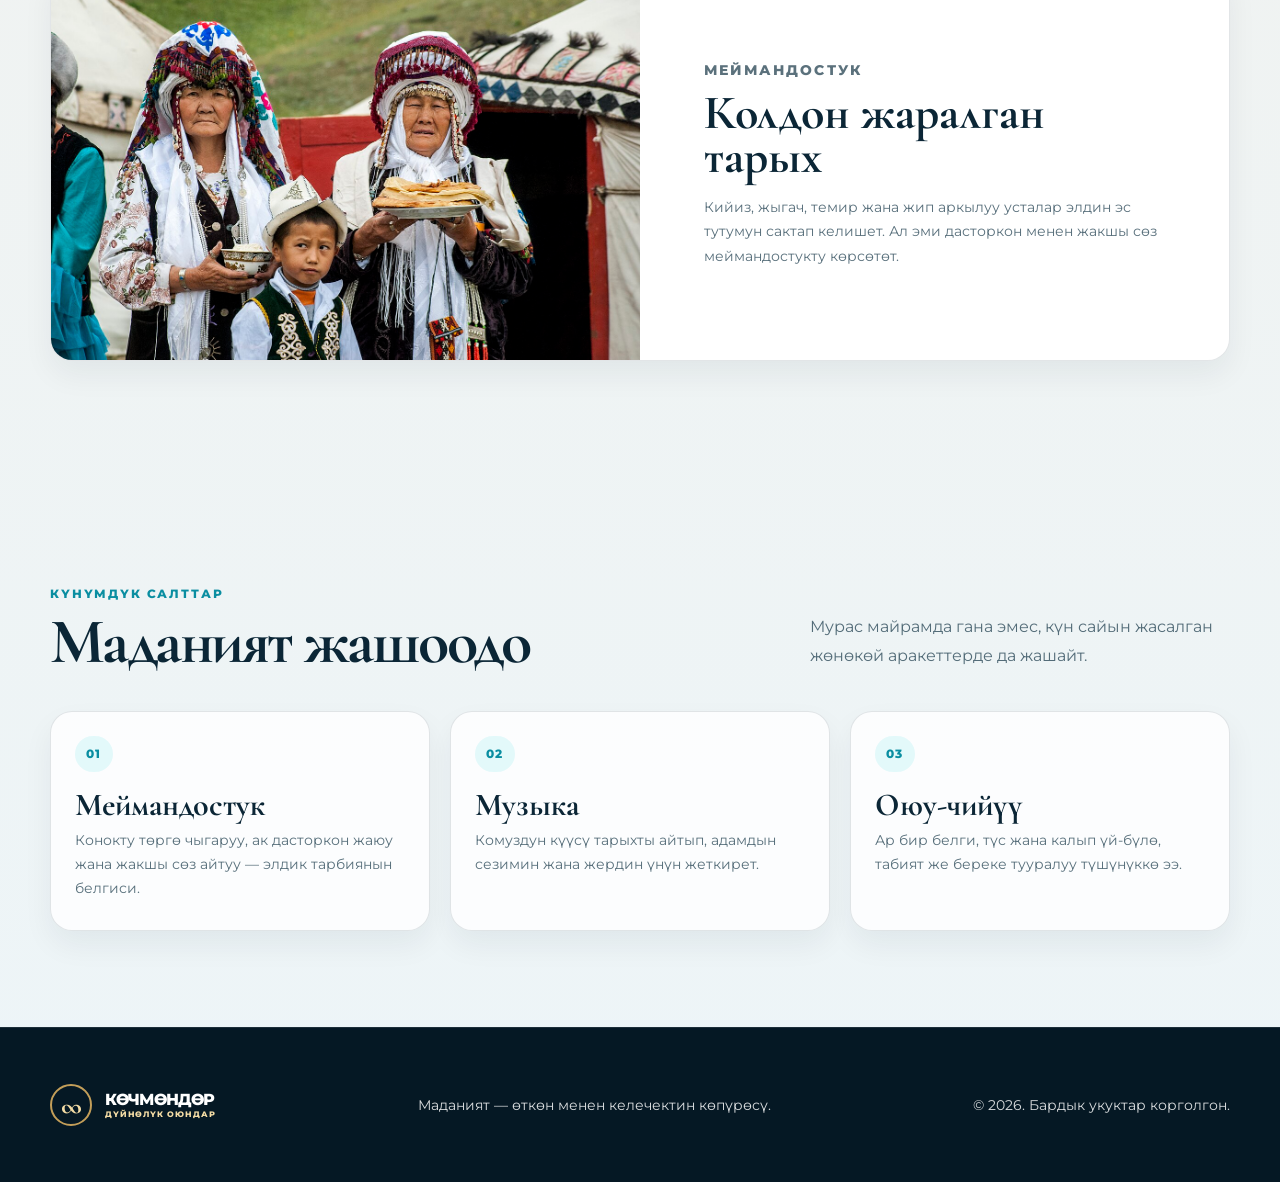
<file: маданият.html>
<!doctype html>
<html lang="ky">
<head>
  <meta charset="UTF-8" />
  <meta name="viewport" content="width=device-width, initial-scale=1.0" />
  <meta name="description" content="Кыргыз элинин маданияты, боз үйү жана кол өнөрчүлүгү." />
  <title>Маданият | Дүйнөлүк Көчмөндөр Оюндары</title>
  <link rel="preconnect" href="https://fonts.googleapis.com" />
  <link rel="preconnect" href="https://fonts.gstatic.com" crossorigin />
  <link href="https://fonts.googleapis.com/css2?family=Cormorant+Garamond:wght@600;700&family=Montserrat:wght@400;500;600;700;800;900&display=swap" rel="stylesheet" />
  <link rel="stylesheet" href="css/style.css" />
</head>
<body class="page-enter">
  <header class="site-header">
    <div class="container nav-wrap">
      <a class="brand" href="index.html"><span class="brand-mark">∞</span><span class="brand-text">КӨЧМӨНДӨР<small>ДҮЙНӨЛҮК ОЮНДАР</small></span></a>
      <nav class="main-nav"><a href="index.html">Башкы бет</a><a href="жөнүндө.html">Тарыхы</a><a href="спорт.html">Оюндар</a><a class="active" href="маданият.html">Маданият</a><a href="терминдер.html">Терминдер</a><a href="галерея.html">Галерея</a></nav>
      <button class="nav-toggle" aria-label="Менюну ачуу" aria-expanded="false">☰</button>
    </div>
    <div class="mobile-menu"><a href="index.html">Башкы бет</a><a href="жөнүндө.html">Тарыхы</a><a href="спорт.html">Оюндар</a><a href="маданият.html">Маданият</a><a href="терминдер.html">Терминдер</a><a href="галерея.html">Галерея</a></div>
  </header>
  <main>
    <section class="page-hero"><div class="container"><p class="eyebrow reveal">Тирүү мурас</p><h1 class="reveal">Маданият —<br />көчмөндүн үнү</h1><p class="page-intro reveal">Салт, меймандостук, кол өнөрчүлүк жана тил биригип, кыргыз элинин өзгөчө маданий дүйнөсүн түзөт.</p></div></section>
    <section class="section"><div class="container">
      <article class="culture-block reveal"><div class="culture-image"><img src="assets/images/culture/ethno-village.jpg" alt="Көчмөндөрдүн этно-айылы" /></div><div class="culture-copy"><p class="section-label">Этно-айыл</p><h2>Кырчындын<br />кең дүйнөсү</h2><p>Кырчын жайлоосунда боз үйлөр тигилип, көчмөн турмуштун бүтүндөй бир дүйнөсү кайра жанданат. Бул жерде меймандостук, музыка жана улуттук оюндар бир ыргакта жашайт.</p></div></article>
      <article class="culture-block reveal"><div class="culture-image"><img src="assets/images/culture/yurt-village.jpg" alt="Боз үй жана этно-айыл" /></div><div class="culture-copy"><p class="section-label">Ыйык мейкиндик</p><h2>Боз үйдүн<br />берекеси</h2><p>Боз үй — көчмөндүн үйү гана эмес, асман менен жерди бириктирген ыйык мейкиндик. Түндүгү жарыкты, тегерек формасы ынтымакты билдирет.</p></div></article>
      <article class="culture-block reveal"><div class="culture-image"><img src="assets/images/culture/hospitality.jpg" alt="Кыргыз элинин меймандостугу" /></div><div class="culture-copy"><p class="section-label">Меймандостук</p><h2>Колдон жаралган<br />тарых</h2><p>Кийиз, жыгач, темир жана жип аркылуу усталар элдин эс тутумун сактап келишет. Ал эми дасторкон менен жакшы сөз меймандостукту көрсөтөт.</p></div></article>
    </div></section>
    <section class="section"><div class="container"><div class="section-header reveal"><div><p class="section-label">Күнүмдүк салттар</p><h2>Маданият жашоодо</h2></div><p class="section-summary">Мурас майрамда гана эмес, күн сайын жасалган жөнөкөй аракеттерде да жашайт.</p></div><div class="info-grid"><article class="info-card reveal"><span class="info-number">01</span><h3>Меймандостук</h3><p>Конокту төргө чыгаруу, ак дасторкон жаюу жана жакшы сөз айтуу — элдик тарбиянын белгиси.</p></article><article class="info-card reveal"><span class="info-number">02</span><h3>Музыка</h3><p>Комуздун күүсү тарыхты айтып, адамдын сезимин жана жердин үнүн жеткирет.</p></article><article class="info-card reveal"><span class="info-number">03</span><h3>Оюу-чийүү</h3><p>Ар бир белги, түс жана калып үй-бүлө, табият же береке тууралуу түшүнүккө ээ.</p></article></div></div></section>
  </main>
  <footer class="site-footer"><div class="container footer-wrap"><a class="brand" href="index.html"><span class="brand-mark">∞</span><span class="brand-text">КӨЧМӨНДӨР<small>ДҮЙНӨЛҮК ОЮНДАР</small></span></a><p>Маданият — өткөн менен келечектин көпүрөсү.</p><p>© 2026. Бардык укуктар корголгон.</p></div></footer>
  <script src="js/main.js"></script>
</body>
</html>
</file>
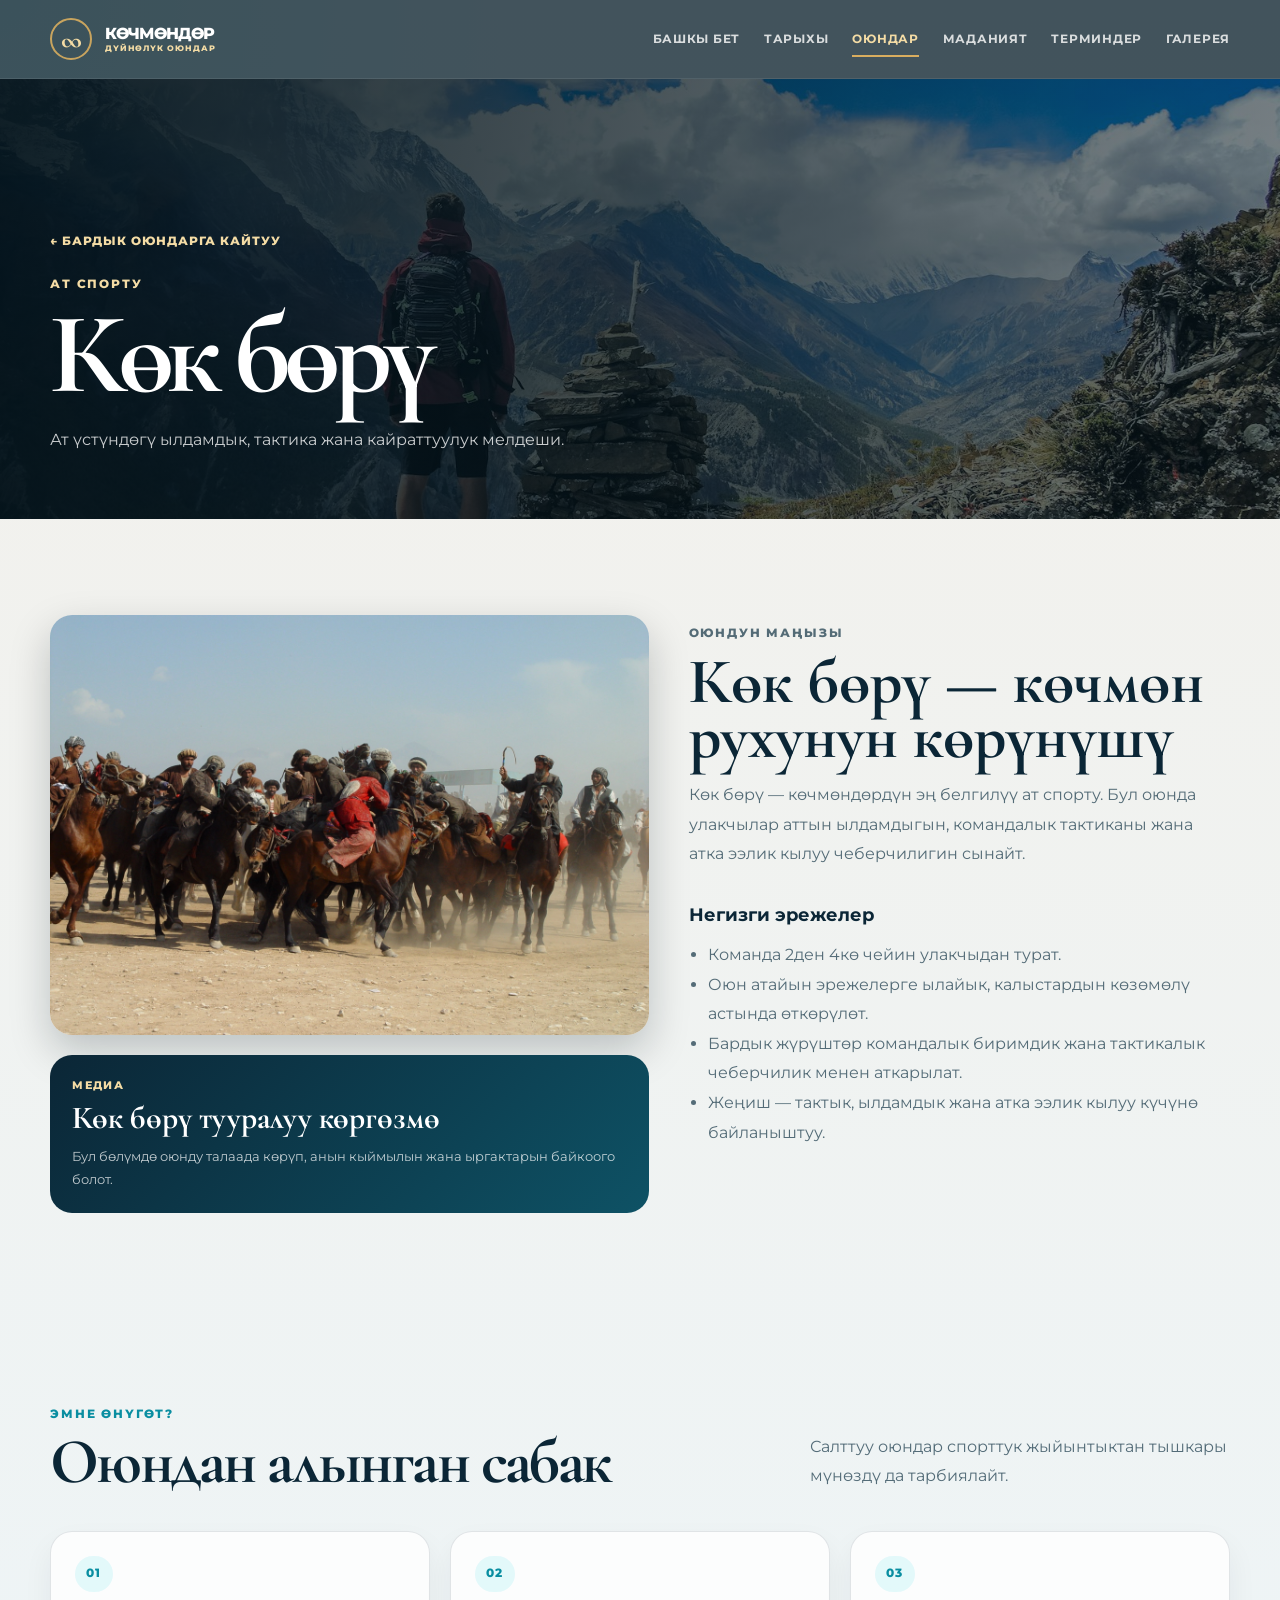
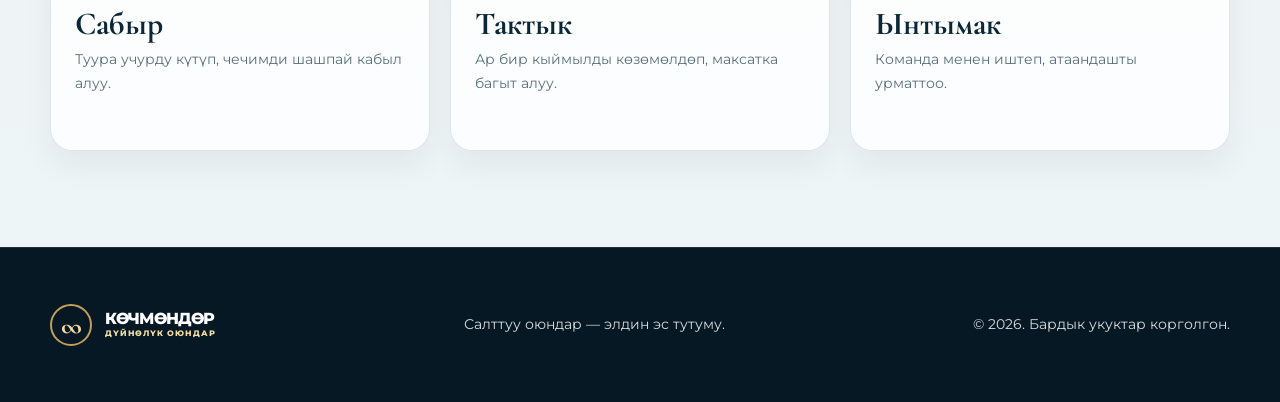
<file: оюн.html>
<!doctype html>
<html lang="ky">
<head>
  <meta charset="UTF-8" />
  <meta name="viewport" content="width=device-width, initial-scale=1.0" />
  <meta name="description" content="Көчмөндөрдүн салттуу оюну тууралуу толук маалымат." />
  <title>Оюн тууралуу | Дүйнөлүк Көчмөндөр Оюндары</title>
  <link rel="preconnect" href="https://fonts.googleapis.com" />
  <link rel="preconnect" href="https://fonts.gstatic.com" crossorigin />
  <link href="https://fonts.googleapis.com/css2?family=Cormorant+Garamond:wght@600;700&family=Montserrat:wght@400;500;600;700;800;900&display=swap" rel="stylesheet" />
  <link rel="stylesheet" href="css/style.css" />
</head>
<body class="page-enter">
  <header class="site-header">
    <div class="container nav-wrap">
      <a class="brand" href="index.html" aria-label="Башкы бет"><span class="brand-mark">∞</span><span class="brand-text">КӨЧМӨНДӨР<small>ДҮЙНӨЛҮК ОЮНДАР</small></span></a>
      <nav class="main-nav" aria-label="Негизги меню"><a href="index.html">Башкы бет</a><a href="жөнүндө.html">Тарыхы</a><a class="active" href="спорт.html">Оюндар</a><a href="маданият.html">Маданият</a><a href="терминдер.html">Терминдер</a><a href="галерея.html">Галерея</a></nav>
      <button class="nav-toggle" aria-label="Менюну ачуу" aria-expanded="false">☰</button>
    </div>
    <div class="mobile-menu"><a href="index.html">Башкы бет</a><a href="жөнүндө.html">Тарыхы</a><a href="спорт.html">Оюндар</a><a href="маданият.html">Маданият</a><a href="терминдер.html">Терминдер</a><a href="галерея.html">Галерея</a></div>
  </header>

  <main id="gameDetail"></main>

  <footer class="site-footer"><div class="container footer-wrap"><a class="brand" href="index.html"><span class="brand-mark">∞</span><span class="brand-text">КӨЧМӨНДӨР<small>ДҮЙНӨЛҮК ОЮНДАР</small></span></a><p>Салттуу оюндар — элдин эс тутуму.</p><p>© 2026. Бардык укуктар корголгон.</p></div></footer>
  <script src="js/main.js"></script>
</body>
</html>
</file>
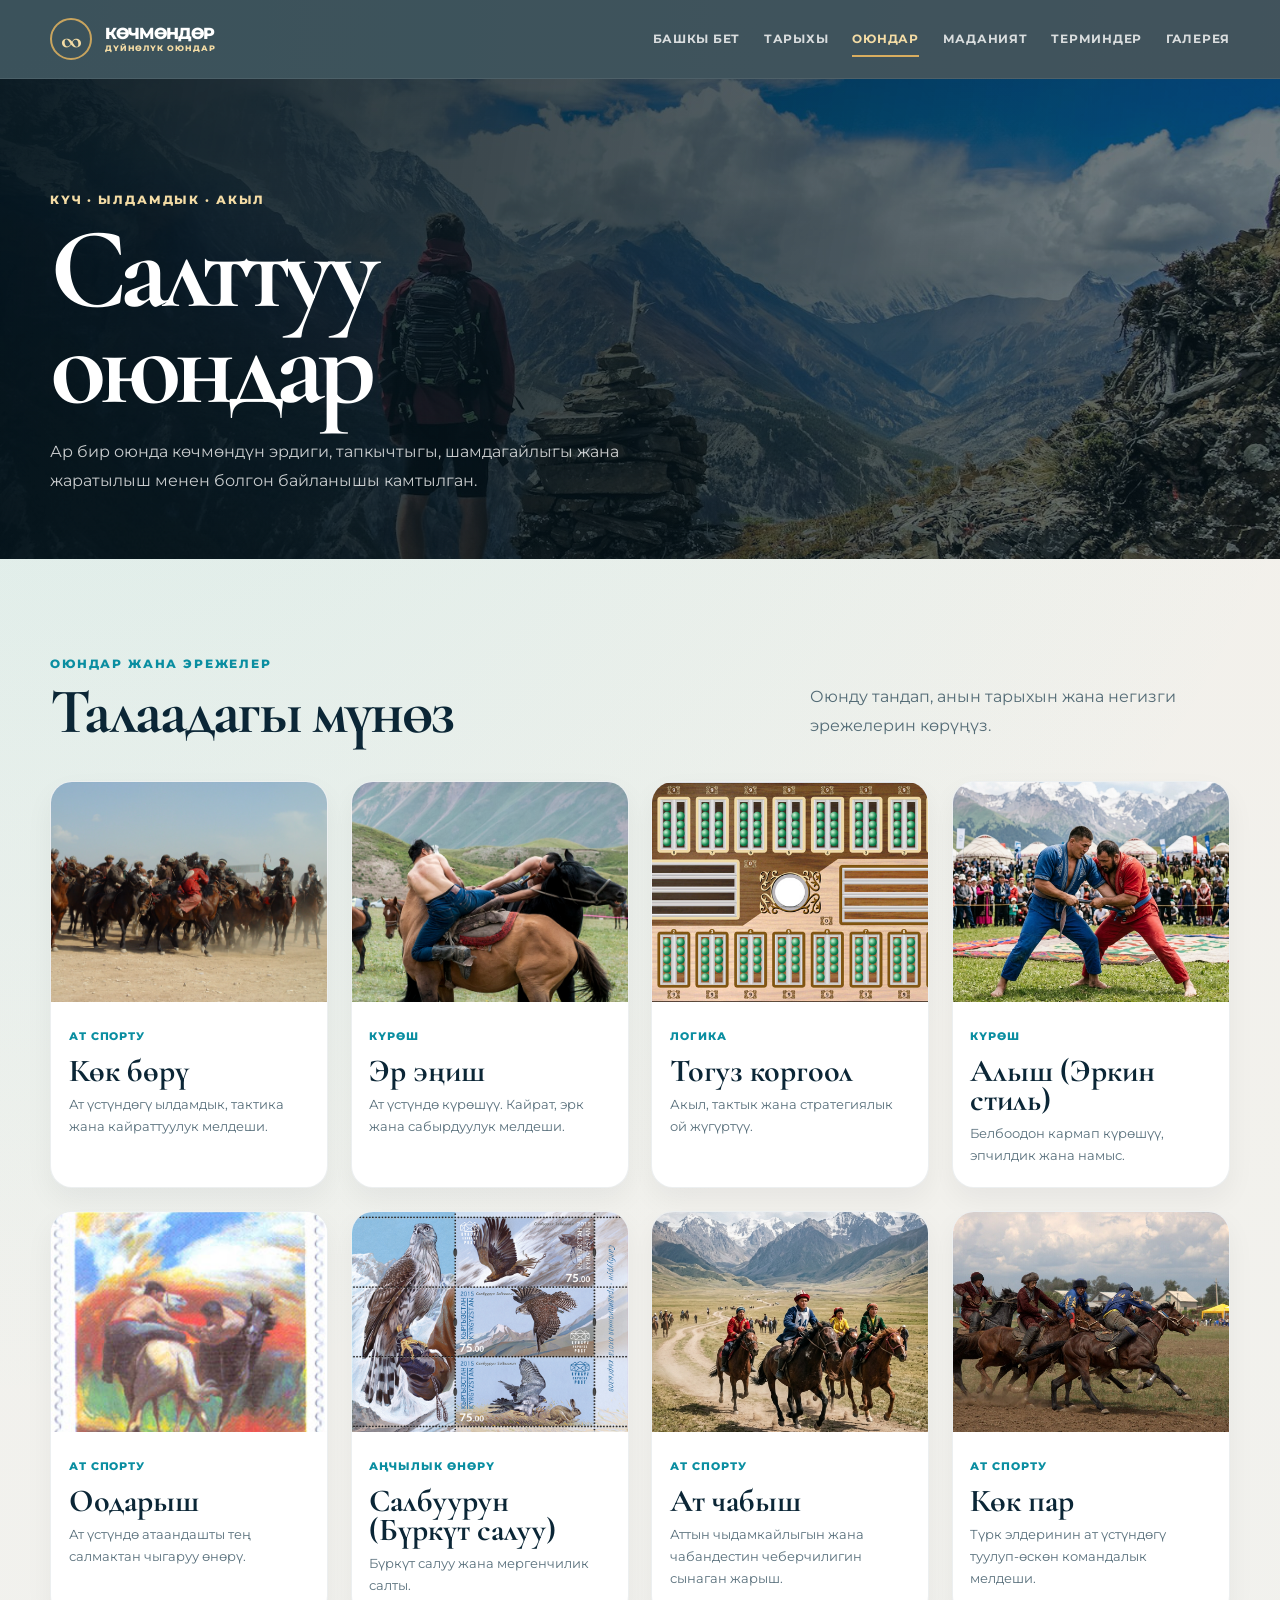
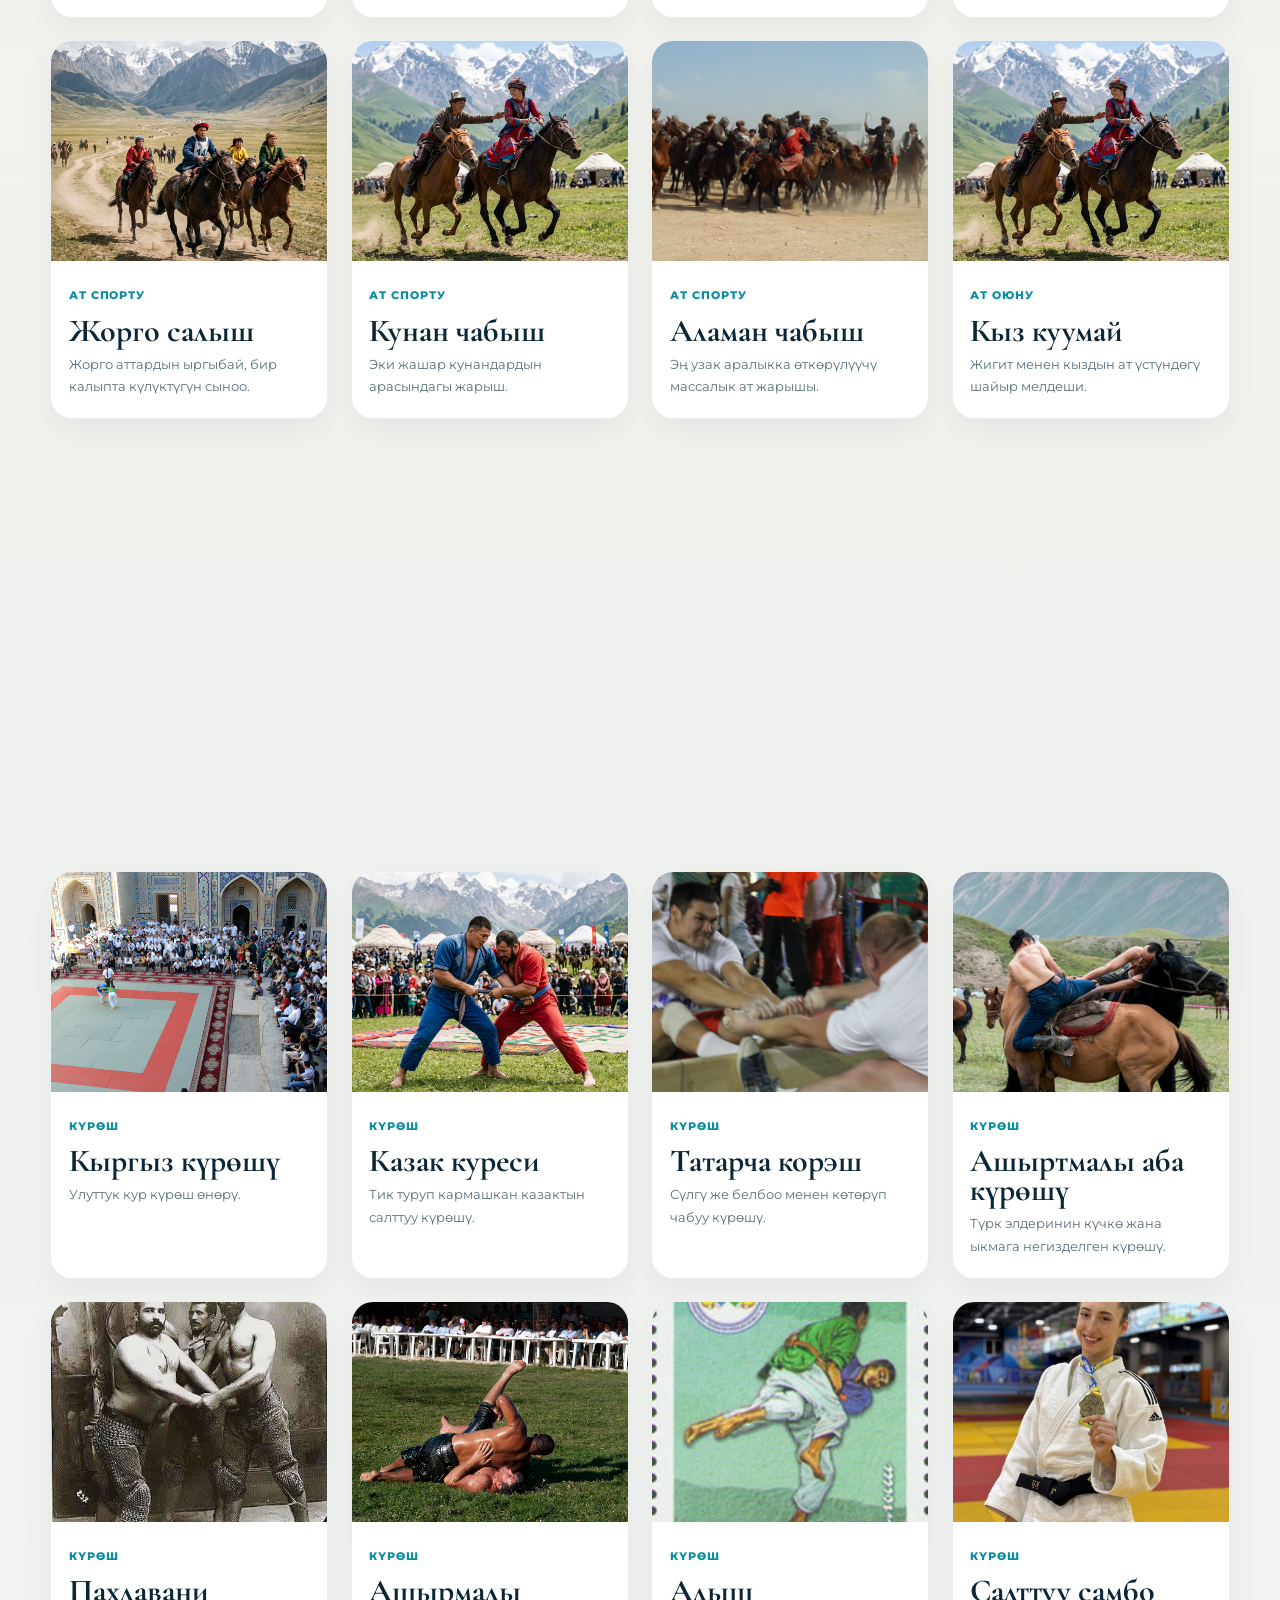
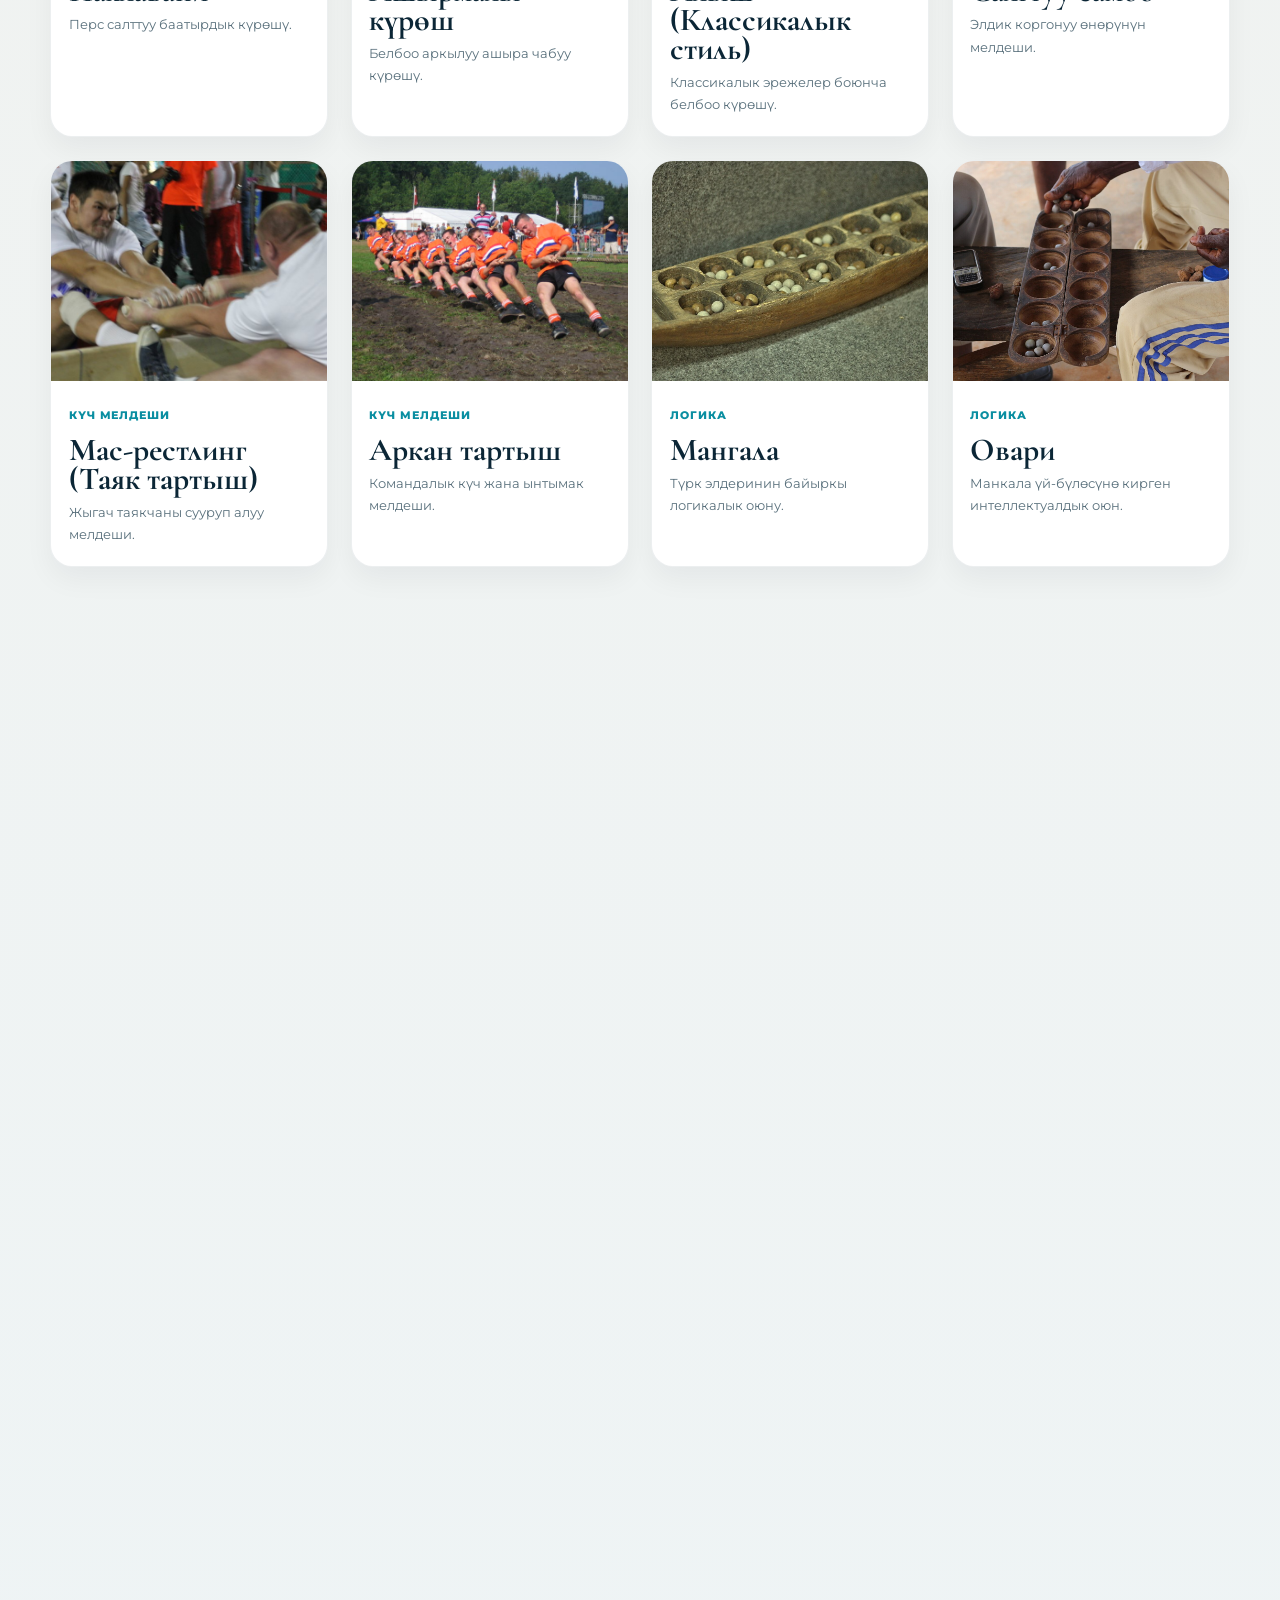
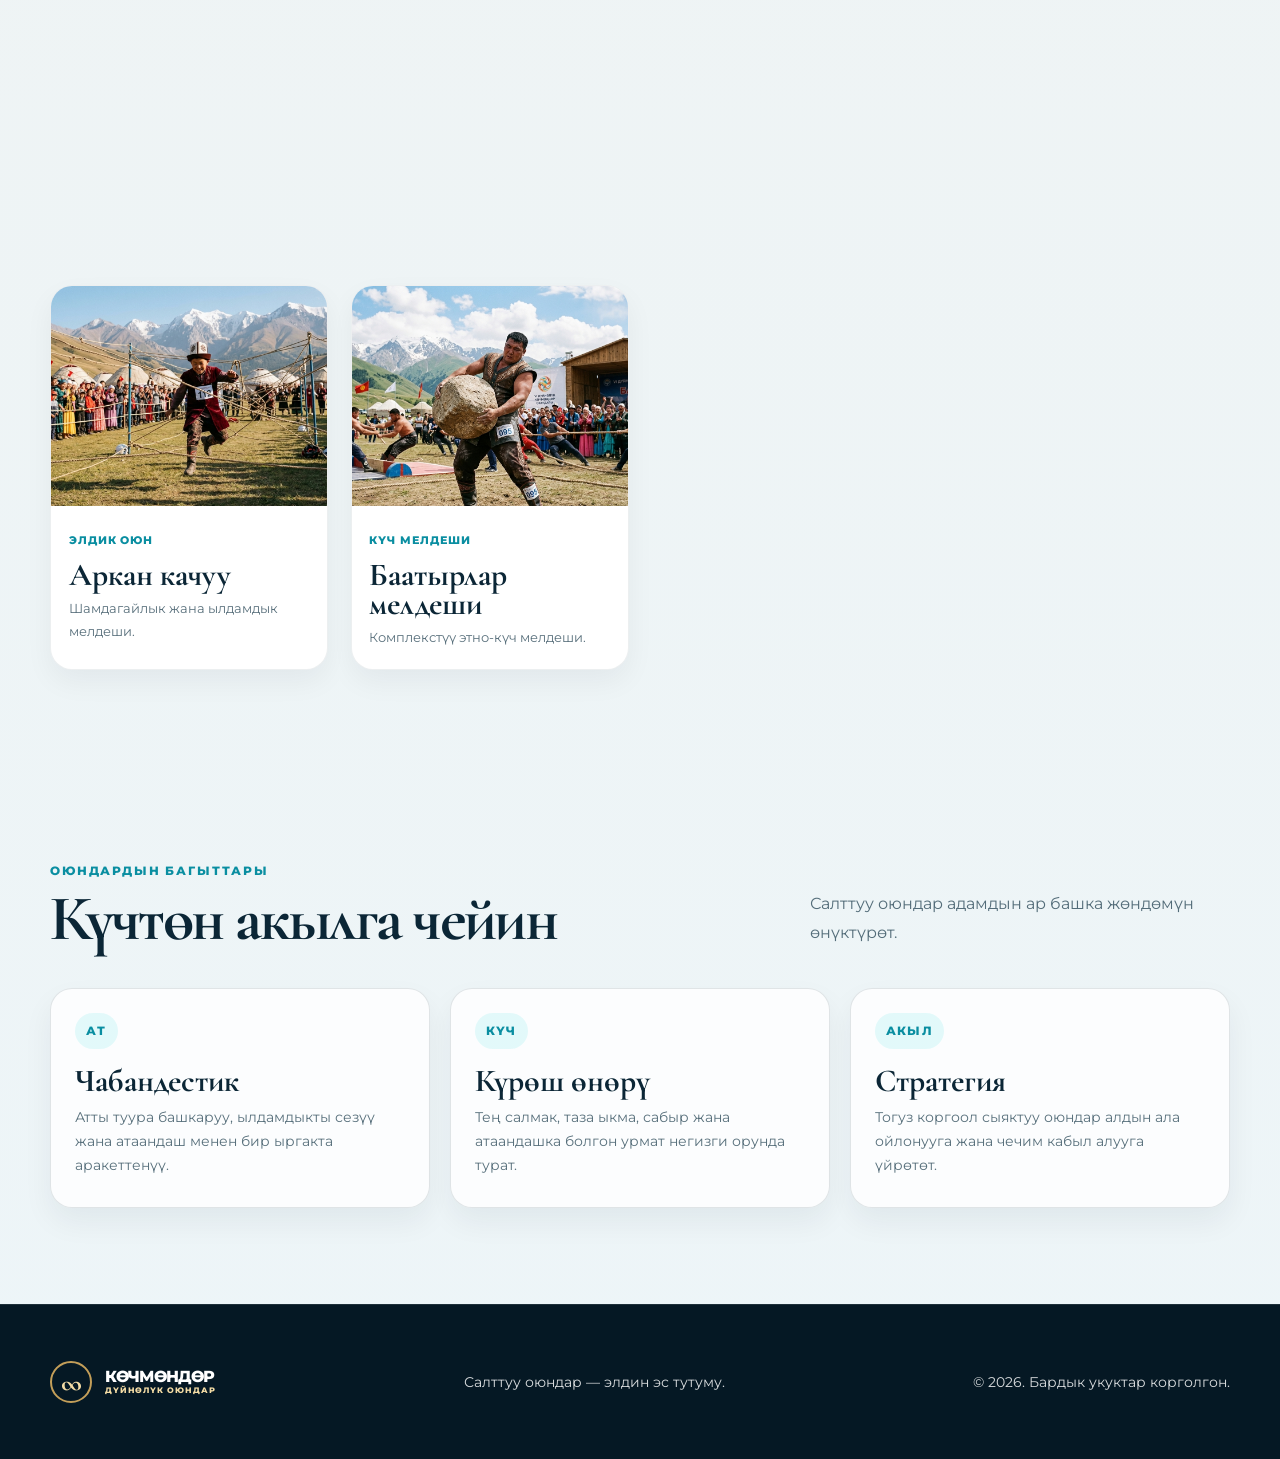
<file: спорт.html>
<!doctype html>
<html lang="ky">
<head><meta charset="UTF-8" /><meta name="viewport" content="width=device-width, initial-scale=1.0" /><meta name="description" content="Көчмөндөрдүн салттуу оюндары жана алардын эрежелери." /><title>Оюндар | Дүйнөлүк Көчмөндөр Оюндары</title><link rel="preconnect" href="https://fonts.googleapis.com" /><link rel="preconnect" href="https://fonts.gstatic.com" crossorigin /><link href="https://fonts.googleapis.com/css2?family=Cormorant+Garamond:wght@600;700&family=Montserrat:wght@400;500;600;700;800;900&display=swap" rel="stylesheet" /><link rel="stylesheet" href="css/style.css" /></head>
<body class="page-enter"><header class="site-header"><div class="container nav-wrap"><a class="brand" href="index.html"><span class="brand-mark">∞</span><span class="brand-text">КӨЧМӨНДӨР<small>ДҮЙНӨЛҮК ОЮНДАР</small></span></a><nav class="main-nav"><a href="index.html">Башкы бет</a><a href="жөнүндө.html">Тарыхы</a><a class="active" href="спорт.html">Оюндар</a><a href="маданият.html">Маданият</a><a href="терминдер.html">Терминдер</a><a href="галерея.html">Галерея</a></nav><button class="nav-toggle" aria-label="Менюну ачуу" aria-expanded="false">☰</button></div><div class="mobile-menu"><a href="index.html">Башкы бет</a><a href="жөнүндө.html">Тарыхы</a><a href="спорт.html">Оюндар</a><a href="маданият.html">Маданият</a><a href="терминдер.html">Терминдер</a><a href="галерея.html">Галерея</a></div></header>
<main><section class="page-hero"><div class="container"><p class="eyebrow reveal">Күч · Ылдамдык · Акыл</p><h1 class="reveal">Салттуу<br />оюндар</h1><p class="page-intro reveal">Ар бир оюнда көчмөндүн эрдиги, тапкычтыгы, шамдагайлыгы жана жаратылыш менен болгон байланышы камтылган.</p></div></section><section class="section"><div class="container"><div class="section-header reveal"><div><p class="section-label">Оюндар жана эрежелер</p><h2>Талаадагы мүнөз</h2></div><p class="section-summary">Оюнду тандап, анын тарыхын жана негизги эрежелерин көрүңүз.</p></div><div id="gamesGrid" class="games-grid"></div></div></section><section class="section"><div class="container"><div class="section-header reveal"><div><p class="section-label">Оюндардын багыттары</p><h2>Күчтөн акылга чейин</h2></div><p class="section-summary">Салттуу оюндар адамдын ар башка жөндөмүн өнүктүрөт.</p></div><div class="info-grid"><article class="info-card reveal"><span class="info-number">Ат</span><h3>Чабандестик</h3><p>Атты туура башкаруу, ылдамдыкты сезүү жана атаандаш менен бир ыргакта аракеттенүү.</p></article><article class="info-card reveal"><span class="info-number">Күч</span><h3>Күрөш өнөрү</h3><p>Тең салмак, таза ыкма, сабыр жана атаандашка болгон урмат негизги орунда турат.</p></article><article class="info-card reveal"><span class="info-number">Акыл</span><h3>Стратегия</h3><p>Тогуз коргоол сыяктуу оюндар алдын ала ойлонууга жана чечим кабыл алууга үйрөтөт.</p></article></div></div></section></main>
<footer class="site-footer"><div class="container footer-wrap"><a class="brand" href="index.html"><span class="brand-mark">∞</span><span class="brand-text">КӨЧМӨНДӨР<small>ДҮЙНӨЛҮК ОЮНДАР</small></span></a><p>Салттуу оюндар — элдин эс тутуму.</p><p>© 2026. Бардык укуктар корголгон.</p></div></footer><script src="js/main.js"></script></body></html>
</file>
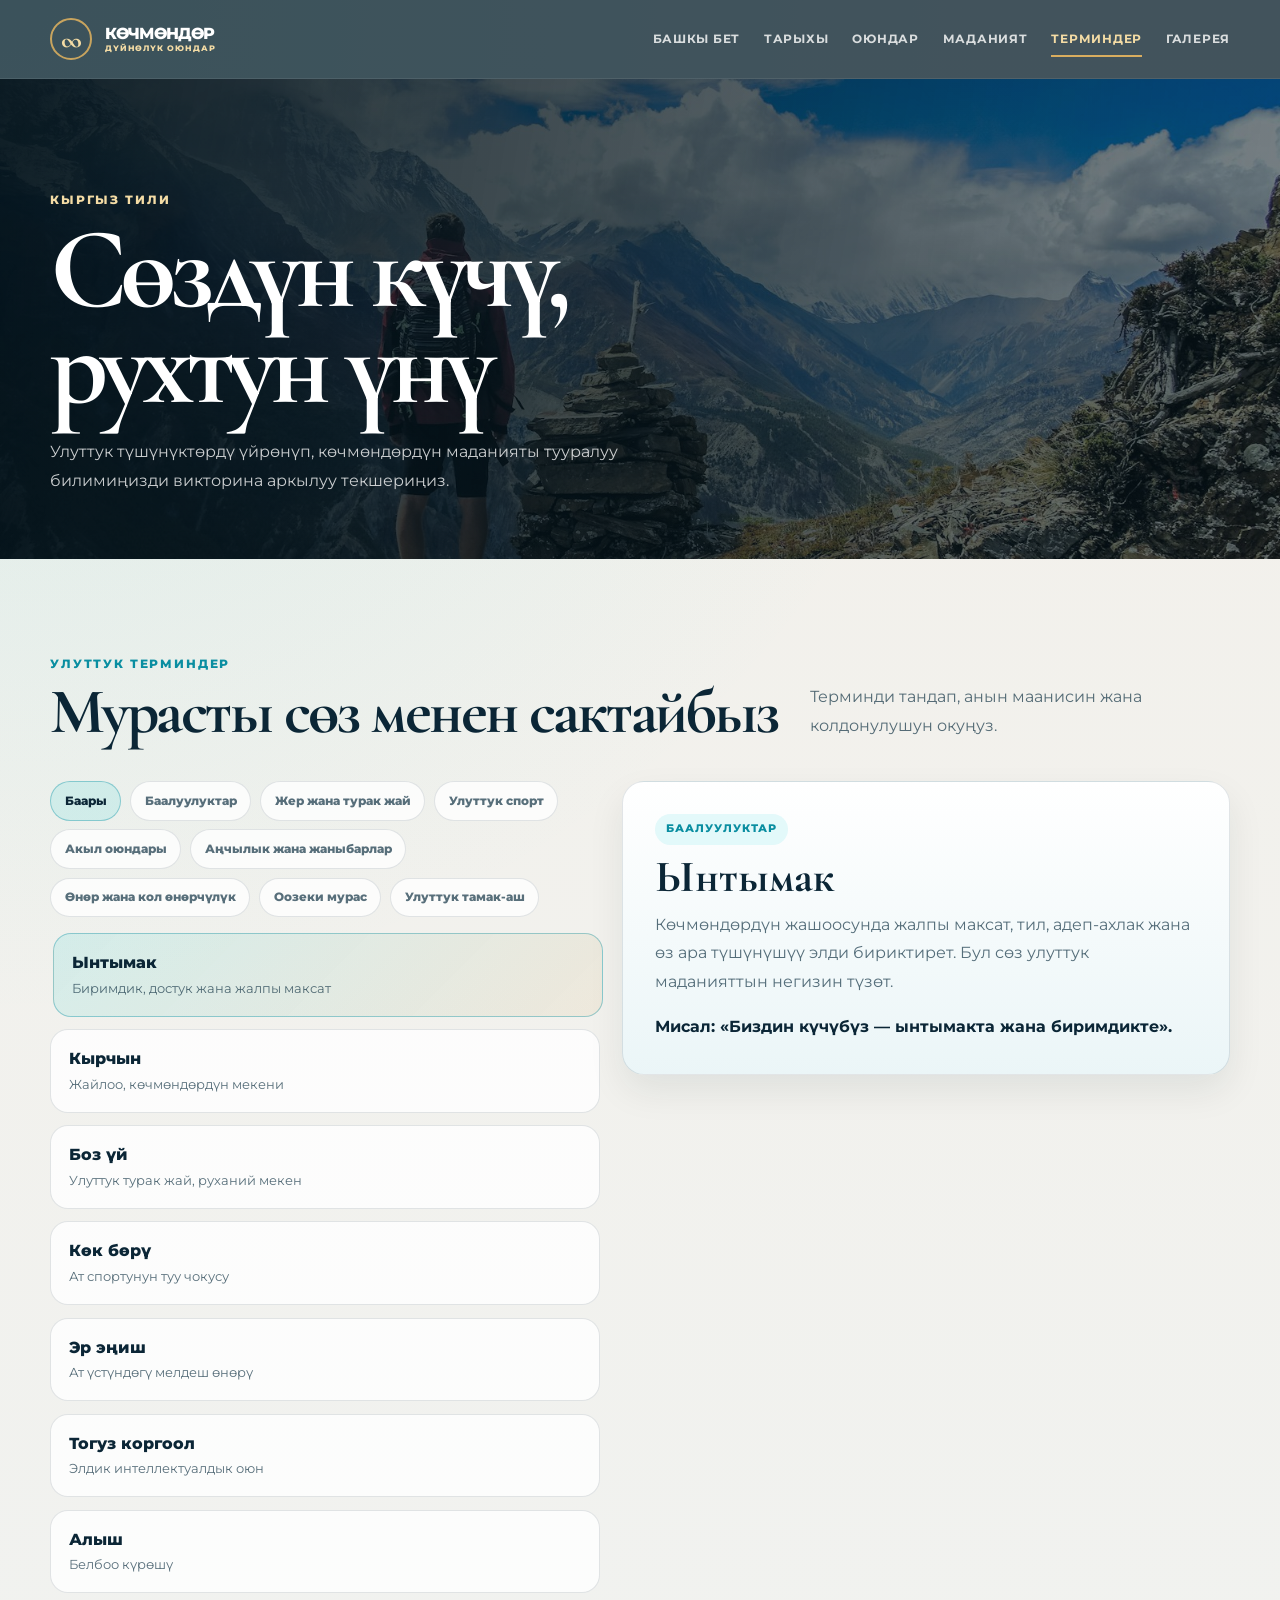
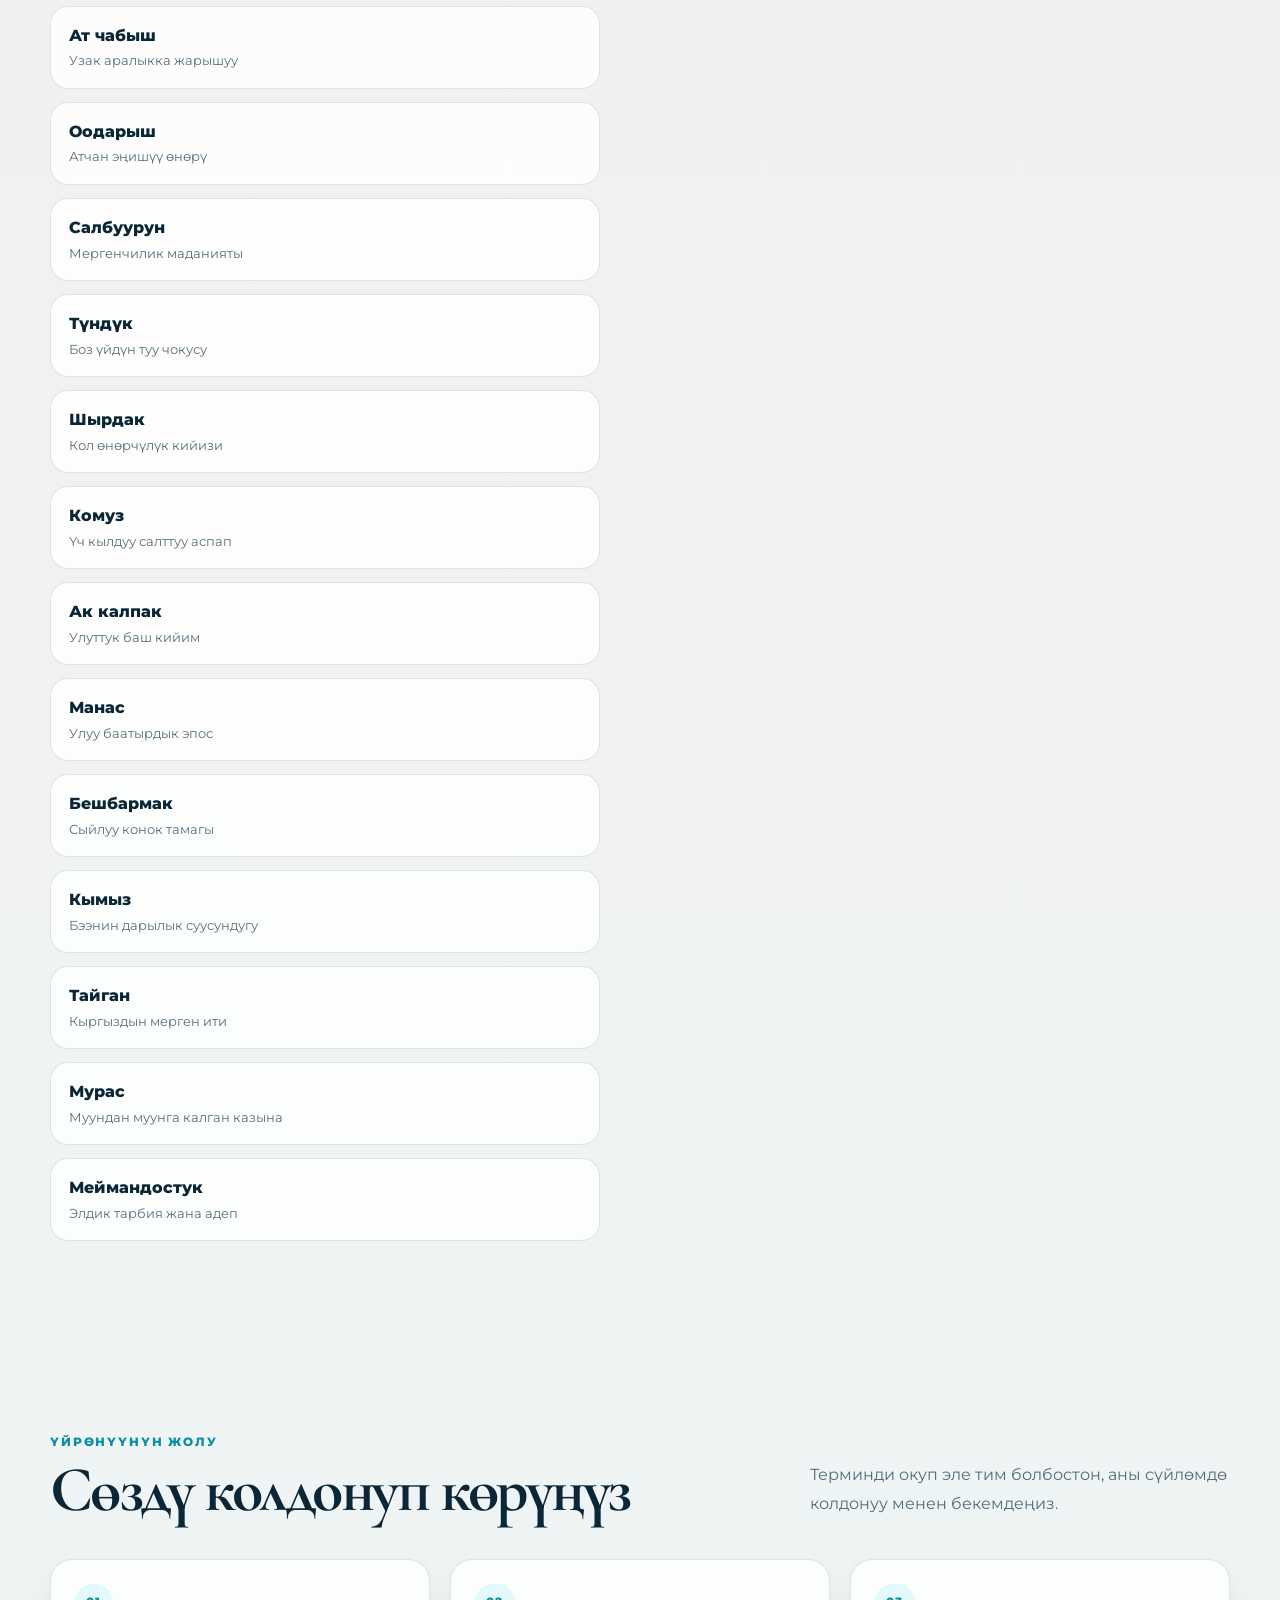
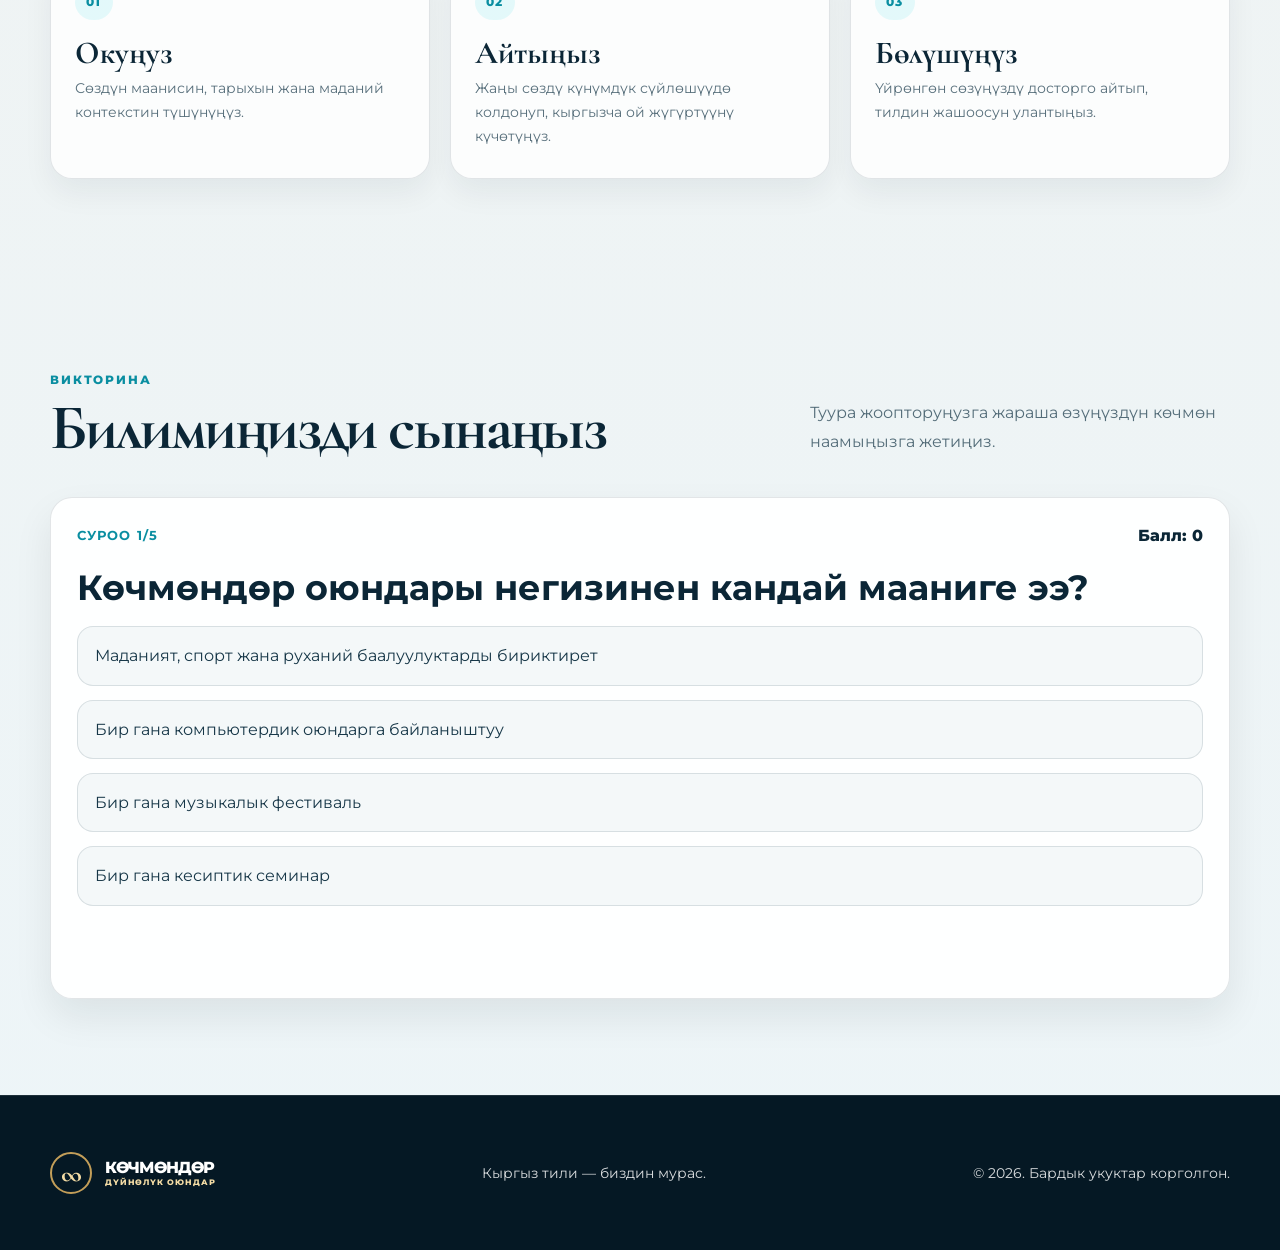
<file: терминдер.html>
<!doctype html>
<html lang="ky">
<head><meta charset="UTF-8" /><meta name="viewport" content="width=device-width, initial-scale=1.0" /><meta name="description" content="Кыргызча улуттук терминдер жана көчмөндөр оюндары боюнча викторина." /><title>Терминдер жана викторина | Дүйнөлүк Көчмөндөр Оюндары</title><link rel="preconnect" href="https://fonts.googleapis.com" /><link rel="preconnect" href="https://fonts.gstatic.com" crossorigin /><link href="https://fonts.googleapis.com/css2?family=Cormorant+Garamond:wght@600;700&family=Montserrat:wght@400;500;600;700;800;900&display=swap" rel="stylesheet" /><link rel="stylesheet" href="css/style.css" /></head>
<body class="page-enter"><header class="site-header"><div class="container nav-wrap"><a class="brand" href="index.html"><span class="brand-mark">∞</span><span class="brand-text">КӨЧМӨНДӨР<small>ДҮЙНӨЛҮК ОЮНДАР</small></span></a><nav class="main-nav"><a href="index.html">Башкы бет</a><a href="жөнүндө.html">Тарыхы</a><a href="спорт.html">Оюндар</a><a href="маданият.html">Маданият</a><a class="active" href="терминдер.html">Терминдер</a><a href="галерея.html">Галерея</a></nav><button class="nav-toggle" aria-label="Менюну ачуу" aria-expanded="false">☰</button></div><div class="mobile-menu"><a href="index.html">Башкы бет</a><a href="жөнүндө.html">Тарыхы</a><a href="спорт.html">Оюндар</a><a href="маданият.html">Маданият</a><a href="терминдер.html">Терминдер</a><a href="галерея.html">Галерея</a></div></header>
<main><section class="page-hero"><div class="container"><p class="eyebrow reveal">Кыргыз тили</p><h1 class="reveal">Сөздүн күчү,<br />рухтун үнү</h1><p class="page-intro reveal">Улуттук түшүнүктөрдү үйрөнүп, көчмөндөрдүн маданияты тууралуу билимиңизди викторина аркылуу текшериңиз.</p></div></section><section class="section glossary-section"><div class="container"><div class="section-header reveal"><div><p class="section-label">Улуттук терминдер</p><h2>Мурасты сөз менен сактайбыз</h2></div><p class="section-summary">Терминди тандап, анын маанисин жана колдонулушун окуңуз.</p></div><div class="glossary-layout reveal"><div id="termList" class="term-list" aria-label="Терминдер тизмеси"></div><aside id="termDetail" class="term-detail" aria-live="polite"></aside></div></div></section><section class="section"><div class="container"><div class="section-header reveal"><div><p class="section-label">Үйрөнүүнүн жолу</p><h2>Сөздү колдонуп көрүңүз</h2></div><p class="section-summary">Терминди окуп эле тим болбостон, аны сүйлөмдө колдонуу менен бекемдеңиз.</p></div><div class="info-grid"><article class="info-card reveal"><span class="info-number">01</span><h3>Окуңуз</h3><p>Сөздүн маанисин, тарыхын жана маданий контекстин түшүнүңүз.</p></article><article class="info-card reveal"><span class="info-number">02</span><h3>Айтыңыз</h3><p>Жаңы сөздү күнүмдүк сүйлөшүүдө колдонуп, кыргызча ой жүгүртүүнү күчөтүңүз.</p></article><article class="info-card reveal"><span class="info-number">03</span><h3>Бөлүшүңүз</h3><p>Үйрөнгөн сөзүңүздү досторго айтып, тилдин жашоосун улантыңыз.</p></article></div></div></section><section class="section quiz-section"><div class="container"><div class="section-header reveal"><div><p class="section-label">Викторина</p><h2>Билимиңизди сынаңыз</h2></div><p class="section-summary">Туура жоопторуңузга жараша өзүңүздүн көчмөн наамыңызга жетиңиз.</p></div><div id="quizCard" class="quiz-card reveal"></div></div></section></main>
<footer class="site-footer"><div class="container footer-wrap"><a class="brand" href="index.html"><span class="brand-mark">∞</span><span class="brand-text">КӨЧМӨНДӨР<small>ДҮЙНӨЛҮК ОЮНДАР</small></span></a><p>Кыргыз тили — биздин мурас.</p><p>© 2026. Бардык укуктар корголгон.</p></div></footer><script src="js/main.js"></script></body></html>
</file>
<file: css/style.css>
:root {
  --bg: #071f2c;
  --bg-soft: #0d2a38;
  --panel: rgba(10, 29, 38, 0.8);
  --panel-light: #f4efe7;
  --card: #ffffff;
  --surface: #eaf5f7;
  --navy: #0b2636;
  --navy-deep: #051824;
  --cyan: #2ad2d9;
  --cyan-deep: #0a8ea1;
  --gold: #d9ad5f;
  --gold-soft: #f4dca5;
  --text: #173748;
  --muted: rgba(23, 55, 72, 0.72);
  --line: rgba(20, 45, 57, 0.12);
  --shadow: 0 16px 40px rgba(3, 18, 25, 0.22);
  --radius: 22px;
}

* {
  box-sizing: border-box;
}

html {
  scroll-behavior: smooth;
}

body {
  margin: 0;
  font-family: 'Montserrat', sans-serif;
  color: var(--text);
  background:
    radial-gradient(circle at top left, rgba(42, 210, 217, 0.14), transparent 22%),
    linear-gradient(180deg, #f3f0ea 0%, #edf5f8 100%);
  line-height: 1.6;
  overflow-x: hidden;
}

body.modal-open {
  overflow: hidden;
}

a {
  color: inherit;
  text-decoration: none;
}

img,
video,
iframe {
  display: block;
  max-width: 100%;
}

button {
  font: inherit;
}

.container {
  width: min(1180px, calc(100% - 2rem));
  margin: 0 auto;
}

.section {
  padding: 6rem 0;
}

.section-header {
  display: flex;
  justify-content: space-between;
  align-items: end;
  gap: 2rem;
  margin-bottom: 2.5rem;
}

.section-label {
  margin: 0 0 0.6rem;
  color: var(--cyan-deep);
  text-transform: uppercase;
  letter-spacing: 0.16em;
  font-weight: 800;
  font-size: 0.72rem;
}

.section-header h2 {
  margin: 0;
  font-family: 'Cormorant Garamond', serif;
  font-size: clamp(2.5rem, 5vw, 4rem);
  line-height: 0.9;
  letter-spacing: -0.04em;
  color: var(--navy);
}

.section-summary {
  max-width: 420px;
  margin: 0;
  color: var(--muted);
  line-height: 1.8;
}

.section-more-link {
  display: inline-flex;
  align-items: center;
  gap: 0.4rem;
  margin-top: 0.75rem;
  font-size: 0.9rem;
  font-weight: 700;
  color: var(--cyan-deep);
  text-decoration: none;
  transition: color 0.2s ease, transform 0.2s ease;
}

.section-more-link:hover {
  color: var(--gold);
  transform: translateX(4px);
}

.site-header {
  position: sticky;
  top: 0;
  z-index: 50;
  background: rgba(7, 31, 44, 0.75);
  backdrop-filter: blur(18px);
  border-bottom: 1px solid rgba(255, 255, 255, 0.08);
}

.nav-wrap {
  min-height: 78px;
  display: flex;
  align-items: center;
  justify-content: space-between;
  gap: 1.5rem;
}

.brand {
  display: inline-flex;
  align-items: center;
  gap: 0.8rem;
  color: white;
  font-weight: 800;
  letter-spacing: -0.05em;
}

.brand-mark {
  width: 42px;
  height: 42px;
  border-radius: 50%;
  display: grid;
  place-items: center;
  border: 2px solid rgba(217, 173, 95, 0.9);
  color: var(--gold-soft);
  font-family: 'Cormorant Garamond', serif;
  font-size: 1.6rem;
  font-weight: 700;
}

.brand-text {
  display: flex;
  flex-direction: column;
  line-height: 1;
}

.brand-text small {
  font-size: 0.48rem;
  letter-spacing: 0.12em;
  color: var(--gold-soft);
  margin-top: 0.18rem;
}

.main-nav {
  display: flex;
  align-items: center;
  gap: 1.5rem;
}

.main-nav a {
  position: relative;
  color: rgba(255, 255, 255, 0.8);
  font-size: 0.75rem;
  font-weight: 700;
  text-transform: uppercase;
  letter-spacing: 0.06em;
}

.main-nav a::after {
  content: "";
  position: absolute;
  left: 0;
  bottom: -0.55rem;
  width: 100%;
  height: 2px;
  background: var(--gold);
  transform: scaleX(0);
  transform-origin: left;
  transition: transform 0.25s ease;
}

.main-nav a:hover::after,
.main-nav a:focus-visible::after,
.main-nav a.active::after {
  transform: scaleX(1);
}

.main-nav a.active {
  color: var(--gold-soft);
}

.nav-toggle {
  display: none;
  border: 0;
  background: transparent;
  color: white;
  font-size: 1.8rem;
  cursor: pointer;
}

.mobile-menu {
  display: none;
}

.hero {
  position: relative;
  min-height: 760px;
  display: flex;
  align-items: center;
  overflow: hidden;
  background: #081d2a;
}

.hero-video {
  position: absolute;
  inset: 0;
  width: 100%;
  height: 100%;
  object-fit: cover;
  filter: saturate(0.9) brightness(0.52);
}

.hero-overlay {
  position: absolute;
  inset: 0;
  background: linear-gradient(100deg, rgba(3, 18, 25, 0.85), rgba(8, 25, 34, 0.4), rgba(6, 21, 29, 0.75));
}

.hero-inner {
  position: relative;
  z-index: 1;
  display: grid;
  grid-template-columns: 1.2fr 0.8fr;
  gap: 2.5rem;
  align-items: center;
  padding: 4rem 0 3.5rem;
}

.hero-copy {
  color: white;
}

.eyebrow {
  margin: 0;
  font-size: 0.73rem;
  letter-spacing: 0.16em;
  text-transform: uppercase;
  color: var(--gold-soft);
  font-weight: 800;
}

.hero-copy h1 {
  margin: 1rem 0 0.9rem;
  font-family: 'Cormorant Garamond', serif;
  font-size: clamp(4rem, 8vw, 7.5rem);
  line-height: 0.82;
  letter-spacing: -0.06em;
  color: white;
}

.lead {
  max-width: 600px;
  margin: 0;
  color: rgba(255, 255, 255, 0.8);
  font-size: 1.05rem;
  line-height: 1.8;
}

.hero-actions {
  display: flex;
  flex-wrap: wrap;
  gap: 1rem;
  margin-top: 2rem;
}

.btn {
  display: inline-flex;
  align-items: center;
  justify-content: center;
  min-height: 52px;
  padding: 0.9rem 1.4rem;
  border-radius: 999px;
  font-weight: 700;
  transition: transform 0.2s ease, box-shadow 0.2s ease, background 0.2s ease;
}

.btn:hover {
  transform: translateY(-2px);
}

.btn-primary {
  background: linear-gradient(135deg, var(--gold), #f4dca5);
  color: var(--navy);
  box-shadow: 0 16px 26px rgba(217, 173, 95, 0.28);
}

.btn-secondary {
  background: rgba(255, 255, 255, 0.08);
  border: 1px solid rgba(255, 255, 255, 0.18);
  color: white;
}

.hero-metrics {
  display: flex;
  flex-wrap: wrap;
  gap: 0.7rem;
  margin-top: 2rem;
}

.hero-metrics span {
  display: inline-flex;
  align-items: center;
  padding: 0.6rem 0.85rem;
  border-radius: 999px;
  background: rgba(255, 255, 255, 0.08);
  border: 1px solid rgba(255, 255, 255, 0.18);
  font-size: 0.7rem;
  text-transform: uppercase;
  letter-spacing: 0.08em;
  color: rgba(255, 255, 255, 0.9);
}

.hero-panel {
  background: rgba(16, 38, 48, 0.74);
  border: 1px solid rgba(255, 255, 255, 0.12);
  border-radius: var(--radius);
  box-shadow: var(--shadow);
  padding: 1.6rem;
  color: white;
}

.panel-top {
  display: flex;
  align-items: center;
  justify-content: space-between;
  gap: 1rem;
}

.panel-kicker {
  font-size: 0.7rem;
  text-transform: uppercase;
  letter-spacing: 0.1em;
  color: var(--gold-soft);
}

.panel-top strong {
  font-size: 2.2rem;
  font-family: 'Cormorant Garamond', serif;
  color: var(--gold-soft);
}

.hero-panel h2 {
  margin: 1.1rem 0 0.8rem;
  font-family: 'Cormorant Garamond', serif;
  font-size: 2.5rem;
  line-height: 0.92;
}

.hero-panel ul {
  margin: 0;
  padding-left: 1.1rem;
  color: rgba(255, 255, 255, 0.82);
  display: grid;
  gap: 0.8rem;
}

.stats-bar {
  position: relative;
  z-index: 2;
  margin-top: -2rem;
}

.stats-grid {
  display: grid;
  grid-template-columns: repeat(4, minmax(0, 1fr));
  background: linear-gradient(135deg, var(--navy), #0e3347);
  border-radius: 26px;
  box-shadow: var(--shadow);
  overflow: hidden;
}

.stat-box {
  padding: 2rem 1rem;
  text-align: center;
  border-right: 1px solid rgba(255, 255, 255, 0.08);
}

.stat-box:last-child {
  border-right: 0;
}

.stat-box strong {
  display: block;
  font-size: clamp(2.2rem, 4vw, 3.2rem);
  font-family: 'Cormorant Garamond', serif;
  color: var(--gold-soft);
  line-height: 1;
}

.stat-box span {
  display: block;
  margin-top: 0.65rem;
  font-size: 0.68rem;
  letter-spacing: 0.14em;
  text-transform: uppercase;
  color: rgba(255, 255, 255, 0.7);
}

.timeline {
  position: relative;
  display: grid;
  gap: 1.5rem;
}

.timeline::before {
  content: "";
  position: absolute;
  left: 29px;
  top: 0;
  bottom: 0;
  width: 2px;
  background: linear-gradient(180deg, var(--cyan-deep), var(--gold));
}

.timeline-item {
  position: relative;
  display: grid;
  grid-template-columns: 60px 120px 1fr;
  gap: 1.5rem;
  align-items: start;
  padding: 1rem 0;
}

.timeline-marker {
  position: relative;
  z-index: 1;
  width: 60px;
  height: 60px;
  display: grid;
  place-items: center;
  border-radius: 50%;
  background: linear-gradient(135deg, var(--navy), var(--cyan-deep));
  border: 4px solid #eff9fb;
  color: white;
  font-weight: 700;
}

.timeline-year {
  font-family: 'Cormorant Garamond', serif;
  font-size: 2.3rem;
  color: var(--cyan-deep);
  line-height: 1;
}

.timeline-content {
  background: rgba(255, 255, 255, 0.8);
  border: 1px solid var(--line);
  border-radius: var(--radius);
  padding: 1.4rem 1.4rem 1.2rem;
  box-shadow: 0 12px 28px rgba(9, 35, 44, 0.05);
}

.timeline-content h3 {
  margin: 0 0 0.5rem;
  color: var(--navy);
  font-size: 1.25rem;
}

.timeline-content p {
  margin: 0;
  color: var(--muted);
  line-height: 1.8;
}

.games-grid {
  display: grid;
  grid-template-columns: repeat(4, minmax(0, 1fr));
  gap: 1.4rem;
}

.game-card {
  background: white;
  border: 1px solid rgba(14, 50, 63, 0.08);
  border-radius: var(--radius);
  overflow: hidden;
  box-shadow: 0 12px 28px rgba(7, 24, 31, 0.05);
  transition: transform 0.25s ease, box-shadow 0.25s ease;
  cursor: pointer;
}

.game-card:hover {
  transform: translateY(-6px);
  box-shadow: 0 18px 32px rgba(7, 24, 31, 0.1);
}

.game-image {
  height: 220px;
  overflow: hidden;
}

.game-image img {
  width: 100%;
  height: 100%;
  object-fit: cover;
}

.game-body {
  padding: 1.25rem 1.1rem 1.3rem;
}

.game-category {
  display: inline-block;
  color: var(--cyan-deep);
  font-size: 0.68rem;
  font-weight: 800;
  letter-spacing: 0.09em;
  text-transform: uppercase;
}

.game-card h3 {
  margin: 0.6rem 0 0.45rem;
  color: var(--navy);
  font-family: 'Cormorant Garamond', serif;
  font-size: 2rem;
  line-height: 0.9;
}

.game-card p {
  margin: 0;
  color: var(--muted);
  font-size: 0.82rem;
  line-height: 1.7;
}

.glossary-layout {
  display: grid;
  grid-template-columns: minmax(0, 0.95fr) minmax(0, 1.05fr);
  gap: 1.4rem;
  align-items: start;
}

.term-browser {
  display: grid;
  gap: 1rem;
}

.term-filters {
  display: flex;
  flex-wrap: wrap;
  gap: 0.55rem;
}

.term-filter {
  border: 1px solid var(--line);
  border-radius: 999px;
  padding: 0.6rem 0.85rem;
  background: rgba(255, 255, 255, 0.78);
  color: var(--muted);
  font: inherit;
  font-size: 0.72rem;
  font-weight: 800;
  cursor: pointer;
  transition: all 0.2s ease;
}

.term-filter:hover,
.term-filter.active {
  border-color: rgba(10, 142, 161, 0.38);
  background: rgba(42, 210, 217, 0.14);
  color: var(--navy);
}

.term-list {
  display: grid;
  gap: 0.8rem;
}

.term-button {
  width: 100%;
  border: 1px solid var(--line);
  background: rgba(255, 255, 255, 0.8);
  border-radius: 18px;
  padding: 1rem 1.1rem;
  text-align: left;
  cursor: pointer;
  transition: all 0.2s ease;
}

.term-button:hover,
.term-button.active {
  background: linear-gradient(135deg, rgba(42, 210, 217, 0.14), rgba(217, 173, 95, 0.12));
  border-color: rgba(10, 142, 161, 0.38);
  transform: translateX(3px);
}

.term-word {
  display: block;
  font-weight: 800;
  color: var(--navy);
  margin-bottom: 0.2rem;
}

.term-short {
  display: block;
  color: var(--muted);
  font-size: 0.8rem;
}

.term-detail {
  position: sticky;
  top: 100px;
  max-height: calc(100vh - 120px);
  overflow-y: auto;
  background: linear-gradient(180deg, rgba(255,255,255,0.96), rgba(234,245,247,0.96));
  border: 1px solid var(--line);
  border-radius: var(--radius);
  padding: clamp(1.4rem, 3vw, 2rem);
  box-shadow: 0 16px 36px rgba(9, 35, 44, 0.08);
  backdrop-filter: blur(10px);
}

.term-detail h3 {
  margin: 0 0 0.8rem;
  color: var(--navy);
  font-size: clamp(2rem, 4vw, 2.8rem);
  font-family: 'Cormorant Garamond', serif;
  line-height: 0.9;
}

.term-detail .tag {
  display: inline-flex;
  margin-bottom: 0.8rem;
  padding: 0.4rem 0.7rem;
  border-radius: 999px;
  background: rgba(42, 210, 217, 0.12);
  color: var(--cyan-deep);
  font-size: 0.7rem;
  font-weight: 800;
  letter-spacing: 0.08em;
  text-transform: uppercase;
}

.term-detail p {
  margin: 0;
  color: var(--muted);
  line-height: 1.8;
}

.quiz-card {
  background: rgba(255, 255, 255, 0.94);
  border: 1px solid var(--line);
  border-radius: var(--radius);
  box-shadow: 0 18px 38px rgba(5, 20, 28, 0.08);
  padding: clamp(1.4rem, 2vw, 2rem);
}

.quiz-top {
  display: flex;
  justify-content: space-between;
  align-items: center;
  gap: 1rem;
  margin-bottom: 1.1rem;
}

.quiz-progress {
  font-size: 0.8rem;
  font-weight: 700;
  color: var(--cyan-deep);
  text-transform: uppercase;
  letter-spacing: 0.09em;
}

.quiz-score {
  font-weight: 800;
  color: var(--navy);
}

.quiz-question {
  margin: 0 0 1rem;
  font-size: clamp(1.5rem, 3vw, 2.2rem);
  color: var(--navy);
  font-weight: 700;
  line-height: 1.25;
}

.quiz-options {
  display: grid;
  gap: 0.85rem;
}

.quiz-option {
  width: 100%;
  padding: 1rem 1.1rem;
  border: 1px solid rgba(13, 42, 56, 0.12);
  border-radius: 16px;
  background: #f4f8f9;
  text-align: left;
  cursor: pointer;
  color: var(--text);
  transition: transform 0.2s ease, border-color 0.2s ease, background 0.2s ease;
}

.quiz-option:hover:not(:disabled) {
  transform: translateY(-2px);
  border-color: rgba(9, 142, 161, 0.5);
}

.quiz-option.correct {
  background: rgba(70, 187, 116, 0.12);
  border-color: rgba(70, 187, 116, 0.7);
  color: #195a39;
}

.quiz-option.incorrect {
  background: rgba(210, 92, 77, 0.12);
  border-color: rgba(210, 92, 77, 0.7);
  color: #6f2d25;
}

.quiz-option:disabled {
  cursor: default;
}

.quiz-feedback {
  min-height: 30px;
  margin-top: 1rem;
  font-weight: 700;
}

.quiz-actions {
  display: flex;
  justify-content: flex-end;
  margin-top: 1.3rem;
}

.quiz-result {
  text-align: center;
  padding: 1.5rem 1rem 0.5rem;
}

.quiz-result h3 {
  margin: 0 0 0.5rem;
  font-family: 'Cormorant Garamond', serif;
  color: var(--navy);
  font-size: clamp(2.7rem, 5vw, 4rem);
  line-height: 0.9;
}

.result-score {
  font-size: 1.1rem;
  color: var(--cyan-deep);
  font-weight: 800;
  text-transform: uppercase;
  letter-spacing: 0.09em;
}

.result-message {
  margin: 1rem auto 0;
  max-width: 520px;
  color: var(--muted);
  line-height: 1.8;
}

.media-grid {
  display: grid;
  grid-template-columns: 1.3fr 1fr 1fr;
  gap: 1.4rem;
}

.media-card {
  border-radius: var(--radius);
  overflow: hidden;
  background: rgba(255,255,255,0.72);
  border: 1px solid var(--line);
  box-shadow: 0 18px 32px rgba(14, 33, 38, 0.06);
}

.media-frame {
  position: relative;
  aspect-ratio: 16 / 12;
  background: linear-gradient(135deg, rgba(11, 38, 54, 0.9), rgba(42, 210, 217, 0.18));
}

.media-frame iframe {
  width: 100%;
  height: 100%;
  border: 0;
}

.media-card img {
  width: 100%;
  height: 300px;
  object-fit: cover;
}

.media-info {
  padding: 1rem 1.1rem 1.3rem;
}

.media-info span {
  color: var(--cyan-deep);
  font-size: 0.7rem;
  text-transform: uppercase;
  letter-spacing: 0.12em;
  font-weight: 800;
}

.media-info h3 {
  margin: 0.6rem 0 0;
  font-family: 'Cormorant Garamond', serif;
  font-size: 2rem;
  line-height: 0.9;
  color: var(--navy);
}

.site-footer {
  padding: 2.5rem 0 3rem;
  background: linear-gradient(180deg, #081d2a, #06141a);
  color: rgba(255,255,255,0.82);
}

.footer-wrap {
  display: flex;
  align-items: center;
  justify-content: space-between;
  gap: 1rem;
}

.footer-wrap p {
  margin: 0;
  max-width: 380px;
  color: rgba(255,255,255,0.7);
  font-size: 0.8rem;
  line-height: 1.8;
}

.modal {
  position: fixed;
  inset: 0;
  display: none;
  z-index: 100;
  align-items: center;
  justify-content: center;
  padding: 1rem 0;
  overflow-y: auto;
  overscroll-behavior: contain;
}

.modal.open {
  display: flex;
}

.modal-backdrop {
  position: absolute;
  inset: 0;
  background: rgba(3, 17, 24, 0.8);
}

.modal-dialog {
  position: relative;
  width: min(980px, calc(100% - 1.5rem));
  max-height: calc(100vh - 2rem);
  margin: auto;
  background: white;
  border-radius: 26px;
  box-shadow: 0 18px 40px rgba(3, 17, 24, 0.28);
  overflow-x: hidden;
  overflow-y: auto;
  overscroll-behavior: contain;
  -webkit-overflow-scrolling: touch;
}

.modal-close {
  position: absolute;
  top: 1rem;
  right: 1rem;
  z-index: 2;
  border: 0;
  background: rgba(11, 38, 54, 0.08);
  color: var(--navy);
  width: 42px;
  height: 42px;
  border-radius: 50%;
  font-size: 2rem;
  cursor: pointer;
}

.modal-content {
  padding: 2rem;
}

.modal-content h3 {
  margin: 0 0 0.25rem;
  font-family: 'Cormorant Garamond', serif;
  font-size: clamp(2.4rem, 4vw, 3.5rem);
  line-height: 0.9;
  color: var(--navy);
}

.modal-meta {
  display: flex;
  flex-wrap: wrap;
  gap: 0.75rem;
  margin-bottom: 1.25rem;
}

.modal-meta span {
  display: inline-flex;
  padding: 0.45rem 0.8rem;
  border-radius: 999px;
  background: rgba(42, 210, 217, 0.12);
  color: var(--cyan-deep);
  font-size: 0.68rem;
  font-weight: 800;
  letter-spacing: 0.09em;
  text-transform: uppercase;
}

.modal-layout {
  display: grid;
  grid-template-columns: 1.15fr 0.85fr;
  gap: 1.5rem;
}

.modal-layout img {
  width: 100%;
  height: 300px;
  object-fit: cover;
  border-radius: 18px;
}

.modal-layout p {
  color: var(--muted);
  line-height: 1.8;
  margin: 0 0 1rem;
}

.modal-layout ul {
  margin: 0;
  padding-left: 1.1rem;
  color: var(--text);
  line-height: 1.9;
}

.video-frame {
  position: relative;
  aspect-ratio: 16 / 10;
  overflow: hidden;
  border-radius: 18px;
  margin-top: 1rem;
}

.video-frame iframe {
  width: 100%;
  height: 100%;
  border: 0;
}

.reveal {
  opacity: 0;
  transform: translateY(32px);
  transition: opacity 0.8s ease, transform 0.8s ease;
}

.reveal.visible {
  opacity: 1;
  transform: translateY(0);
}

.page-hero {
  position: relative;
  min-height: 440px;
  display: flex;
  align-items: end;
  padding: 7rem 0 4rem;
  color: white;
  overflow: hidden;
    background:
      linear-gradient(100deg, rgba(3, 18, 25, 0.92), rgba(8, 25, 34, 0.5)),
      url('../assets/images/hero/hero-poster.jpg') center/cover;
}

.page-hero .container {
  position: relative;
  z-index: 1;
}

.page-hero .section-label,
.page-hero .eyebrow {
  color: var(--gold-soft);
}

.page-hero h1 {
  max-width: 850px;
  margin: 0.8rem 0 0;
  font-family: 'Cormorant Garamond', serif;
  font-size: clamp(3.8rem, 9vw, 7.5rem);
  line-height: 0.83;
  letter-spacing: -0.06em;
}

.page-intro {
  max-width: 670px;
  margin: 1.5rem 0 0;
  color: rgba(255, 255, 255, 0.78);
  line-height: 1.8;
}

.content-grid {
  display: grid;
  grid-template-columns: 1.1fr 0.9fr;
  gap: 2rem;
  align-items: start;
}

.copy {
  font-size: 1rem;
  line-height: 1.9;
  color: var(--muted);
}

.copy p:first-child {
  margin-top: 0;
}

.quote {
  margin: 0;
  padding: 2rem;
  border-left: 4px solid var(--gold);
  border-radius: 0 var(--radius) var(--radius) 0;
  background: linear-gradient(135deg, rgba(42, 210, 217, 0.12), rgba(217, 173, 95, 0.16));
  color: var(--navy);
  font-family: 'Cormorant Garamond', serif;
  font-size: clamp(2rem, 4vw, 3rem);
  line-height: 1;
}

.culture-block {
  display: grid;
  grid-template-columns: 1fr 1fr;
  min-height: 380px;
  margin-bottom: 1.5rem;
  overflow: hidden;
  border: 1px solid var(--line);
  border-radius: var(--radius);
  background: rgba(255, 255, 255, 0.8);
  box-shadow: 0 14px 30px rgba(9, 35, 44, 0.06);
}

.culture-block:nth-child(even) .culture-image {
  order: 2;
}

.culture-image {
  min-height: 300px;
  background-position: center;
  background-size: cover;
  overflow: hidden;
}

.culture-image img {
  width: 100%;
  height: 100%;
  min-height: 300px;
  display: block;
  object-fit: cover;
}

.culture-copy {
  display: flex;
  flex-direction: column;
  justify-content: center;
  padding: clamp(1.5rem, 4vw, 4rem);
}

.culture-copy h2 {
  margin: 0.6rem 0 1rem;
  color: var(--navy);
  font-family: 'Cormorant Garamond', serif;
  font-size: clamp(2.8rem, 5vw, 4rem);
  line-height: 0.86;
}

.culture-copy p:last-child {
  margin: 0;
  color: var(--muted);
  line-height: 1.8;
}

.gallery-grid {
  display: grid;
  grid-template-columns: repeat(3, minmax(0, 320px));
  justify-content: center;
  gap: 1rem;
}

.gallery-item {
  display: block;
  width: 100%;
  aspect-ratio: 4 / 3;
  margin: 0;
  padding: 0;
  border: 0;
  border-radius: 16px;
  overflow: hidden;
  cursor: zoom-in;
  background: none;
}

.gallery-item img {
  width: 100%;
  height: 100%;
  display: block;
  object-fit: cover;
  transition: transform 0.5s ease, filter 0.5s ease;
}

.gallery-item:hover img {
  transform: scale(1.04);
  filter: saturate(1.2);
}

.fancybox__content {
  max-width: 84vw;
  max-height: 82vh;
}

.fancybox__content img {
  max-width: 84vw;
  max-height: 82vh;
  object-fit: contain;
}

.lightbox {
  display: none;
  position: fixed;
  inset: 0;
  z-index: 100;
  place-items: center;
  padding: 4rem 2rem 2rem;
  background: rgba(7, 27, 42, 0.95);
}

.lightbox.open {
  display: grid;
}

.lightbox img {
  max-width: min(1100px, 92vw);
  max-height: 82vh;
  object-fit: contain;
}

.lightbox-close {
  position: absolute;
  top: 1.5rem;
  right: 2rem;
  border: 0;
  background: none;
  color: white;
  font-size: 2rem;
  cursor: pointer;
}

.info-grid {
  display: grid;
  grid-template-columns: repeat(3, minmax(0, 1fr));
  gap: 1.25rem;
}

.info-card {
  display: block;
  min-height: 220px;
  padding: 1.5rem;
  border: 1px solid var(--line);
  border-radius: var(--radius);
  background: rgba(255, 255, 255, 0.82);
  box-shadow: 0 14px 30px rgba(9, 35, 44, 0.06);
  transition: transform 0.25s ease, box-shadow 0.25s ease, border-color 0.25s ease;
}

a.info-card {
  color: inherit;
}

.info-card:hover {
  transform: translateY(-5px);
  border-color: rgba(10, 142, 161, 0.38);
  box-shadow: 0 20px 34px rgba(9, 35, 44, 0.1);
}

.info-number {
  display: inline-flex;
  align-items: center;
  min-height: 36px;
  padding: 0.35rem 0.7rem;
  border-radius: 999px;
  background: rgba(42, 210, 217, 0.12);
  color: var(--cyan-deep);
  font-size: 0.72rem;
  font-weight: 800;
  letter-spacing: 0.1em;
  text-transform: uppercase;
}

.info-card h3 {
  margin: 1.1rem 0 0.55rem;
  color: var(--navy);
  font-family: 'Cormorant Garamond', serif;
  font-size: 2rem;
  line-height: 0.92;
}

.info-card p {
  margin: 0;
  color: var(--muted);
  line-height: 1.75;
  font-size: 0.86rem;
}

.info-link {
  display: inline-block;
  margin-top: 1.2rem;
  color: var(--cyan-deep);
  font-size: 0.72rem;
  font-weight: 800;
  letter-spacing: 0.06em;
  text-transform: uppercase;
}

.back-link {
  display: inline-flex;
  margin-bottom: 1.5rem;
  color: var(--gold-soft);
  font-size: 0.78rem;
  font-weight: 800;
  letter-spacing: 0.08em;
  text-transform: uppercase;
}

.game-detail-layout {
  display: grid;
  grid-template-columns: minmax(0, 1.05fr) minmax(0, 0.95fr);
  gap: 2.5rem;
  align-items: start;
}

.game-detail-media img {
  width: 100%;
  height: 420px;
  object-fit: cover;
  border-radius: var(--radius);
  box-shadow: var(--shadow);
}

.game-detail-media .video-frame {
  margin-top: 1.25rem;
}

.video-note {
  margin-top: 1.25rem;
  padding: 1.4rem;
  border-radius: var(--radius);
  background: linear-gradient(135deg, var(--navy), #0e5265);
  color: white;
}

.video-note-label {
  display: block;
  margin-bottom: 0.5rem;
  color: var(--gold-soft);
  font-size: 0.7rem;
  font-weight: 800;
  letter-spacing: 0.12em;
  text-transform: uppercase;
}

.video-note strong {
  display: block;
  font-family: 'Cormorant Garamond', serif;
  font-size: 2rem;
  line-height: 0.95;
}

.video-note p {
  margin: 0.7rem 0 0;
  color: rgba(255, 255, 255, 0.74);
  line-height: 1.7;
  font-size: 0.84rem;
}

.game-detail-copy {
  padding: 0.5rem 0;
}

.game-detail-copy h2 {
  margin: 0 0 1rem;
  color: var(--navy);
  font-family: 'Cormorant Garamond', serif;
  font-size: clamp(2.7rem, 5vw, 4.6rem);
  line-height: 0.86;
}

.game-detail-copy h3 {
  margin: 2rem 0 0.7rem;
  color: var(--navy);
  font-size: 1.1rem;
}

.game-detail-copy p,
.game-detail-copy li {
  color: var(--muted);
  line-height: 1.85;
}

.game-detail-copy ul {
  margin: 0;
  padding-left: 1.2rem;
}

@media (max-width: 980px) {
  .hero-inner,
  .glossary-layout,
  .modal-layout,
  .media-grid {
    grid-template-columns: 1fr;
  }

  .games-grid {
    grid-template-columns: repeat(2, minmax(0, 1fr));
  }

  .main-nav {
    display: none;
  }

  .nav-toggle {
    display: block;
  }

  .mobile-menu {
    display: flex;
    flex-direction: column;
    gap: 1rem;
    padding: 1.2rem 1.2rem 1.6rem;
    background: rgba(7, 31, 44, 0.98);
    border-top: 1px solid rgba(255, 255, 255, 0.08);
    transform: translateY(-12px);
    opacity: 0;
    pointer-events: none;
    transition: opacity 0.25s ease, transform 0.25s ease;
  }

  .mobile-menu.open {
    opacity: 1;
    transform: translateY(0);
    pointer-events: auto;
  }

  .mobile-menu a {
    color: white;
    font-size: 1rem;
    font-weight: 700;
  }

  .stats-grid {
    grid-template-columns: repeat(2, minmax(0, 1fr));
  }
}

@media (max-width: 680px) {
  .section {
    padding: 4.5rem 0;
  }

  .section-header,
  .footer-wrap {
    display: block;
  }

  .section-summary {
    margin-top: 1rem;
  }

  .stats-grid,
  .games-grid,
  .timeline-item {
    grid-template-columns: 1fr;
  }

  .timeline::before {
    display: none;
  }

  .timeline-marker {
    width: 52px;
    height: 52px;
  }

  .hero {
    min-height: 660px;
  }

  .hero-copy h1 {
    font-size: clamp(3.3rem, 18vw, 5rem);
  }

  .hero-actions {
    flex-direction: column;
    align-items: flex-start;
  }

  .hero-panel {
    padding: 1.25rem;
  }

  .game-image {
    height: 180px;
  }

  .modal-dialog {
    margin: 1rem auto;
  }

  .content-grid,
  .culture-block,
  .game-detail-layout {
    grid-template-columns: 1fr;
  }

  .info-grid {
    grid-template-columns: 1fr;
  }

  .gallery-grid {
    grid-template-columns: repeat(2, minmax(0, 1fr));
  }

  .culture-block:nth-child(even) .culture-image {
    order: initial;
  }

  .culture-image {
    min-height: 240px;
  }

  .culture-image img {
    min-height: 240px;
  }

  .game-detail-media img {
    height: 280px;
  }
}

@media (max-width: 460px) {
  .gallery-grid {
    grid-template-columns: 1fr;
  }
}
.timeline-item h3 { margin: 0; color: var(--navy); font-size: 1rem; }
.timeline-item p { margin: 0.5rem 0 0; color: rgba(21,53,68,0.7); line-height: 1.7; font-size: 0.82rem; }
.sport-card { background: white; overflow: hidden; box-shadow: 0 12px 30px rgba(7,27,42,0.06); }
.sport-image { height: 245px; overflow: hidden; }
.sport-image img { width: 100%; height: 100%; object-fit: cover; transition: transform 0.6s ease; }
.sport-card:hover img { transform: scale(1.08); }
.sport-info { padding: 1.3rem; }
.sport-info h3 { margin: 0; color: var(--navy); font-family: 'Cormorant Garamond', serif; font-size: 1.8rem; }
.sport-info p { max-height: 0; margin: 0; overflow: hidden; color: rgba(21,53,68,0.7); font-size: 0.75rem; line-height: 1.7; transition: max-height 0.45s, margin 0.45s; }
.sport-card:hover .sport-info p { max-height: 100px; margin-top: 0.6rem; }
.culture-block { display: grid; grid-template-columns: 1fr 1fr; align-items: stretch; min-height: 380px; margin-bottom: 2rem; background: white; }
.culture-block:nth-child(even) .culture-image { order: 2; }
.culture-image { min-height: 300px; background-position: center; background-size: cover; }
.culture-copy { padding: clamp(2rem, 5vw, 5rem); display: flex; flex-direction: column; justify-content: center; }
.culture-copy h2 { margin: 0.6rem 0 1rem; color: var(--navy); font-family: 'Cormorant Garamond', serif; font-size: 3rem; line-height: 0.9; }
.culture-copy p { margin: 0; color: rgba(21,53,68,0.7); line-height: 1.8; font-size: 0.85rem; }
.lightbox { display: none; position: fixed; inset: 0; z-index: 50; padding: 4rem 2rem 2rem; place-items: center; background: rgba(7,27,42,0.95); }
.lightbox.open { display: grid; }
.lightbox img { max-width: min(1100px, 92vw); max-height: 82vh; object-fit: contain; }
.lightbox-close { position: absolute; top: 1.5rem; right: 2rem; border: 0; background: none; color: white; font-size: 2rem; cursor: pointer; }
.site-footer { padding: 3.5rem 0; color: rgba(255, 255, 255, 0.88); background: var(--navy-deep, #051824); border-top: 1px solid rgba(255, 255, 255, 0.1); }
.footer-wrap { display: flex; justify-content: space-between; gap: 2rem; align-items: center; }
.footer-wrap .brand { color: white; }
.footer-wrap p { margin: 0; color: rgba(255, 255, 255, 0.85); font-size: 0.88rem; line-height: 1.6; }
.footer-note { max-width: 320px; font-size: 0.8rem; line-height: 1.7; color: rgba(255, 255, 255, 0.75); }
.reveal { opacity: 0; transform: translateY(24px); transition: opacity 0.8s ease, transform 0.8s ease; }
.reveal.visible { opacity: 1; transform: translateY(0); }
.page-enter { animation: pageEnter 0.8s ease both; }
@keyframes pageEnter { from { opacity: 0; transform: translateY(8px); } to { opacity: 1; transform: translateY(0); } }
@media (max-width: 800px) {
  .nav-wrap { min-height: 68px; }
  .nav-links { display: none; }
  .menu-toggle { display: block; }
  .mobile-menu { display: flex; position: fixed; inset: 0 0 0 28%; padding: 6rem 2rem 2rem; flex-direction: column; gap: 1.25rem; background: var(--navy); transform: translateX(100%); transition: transform 0.35s ease; z-index: 29; }
  .mobile-menu.open { transform: translateX(0); }
  .mobile-menu a { color: white; text-decoration: none; font-family: 'Cormorant Garamond', serif; font-size: 2rem; }
  .hero { min-height: 650px; }
  .display-title { font-size: clamp(3.4rem, 15vw, 6rem); }
  .section { padding: 4.5rem 0; }
  .section-head, .footer-wrap { display: block; }
  .section-intro { margin-top: 1.5rem; }
  .stat-row, .news-grid, .sport-grid, .mission-grid, .content-grid, .culture-block { grid-template-columns: 1fr; }
  .stat { border-right: 0; border-bottom: 1px solid rgba(255,255,255,0.14); }
  .culture-block:nth-child(even) .culture-image { order: initial; }
  .culture-image { min-height: 240px; }
  .footer-note { margin-top: 1rem; }
}
</file>
